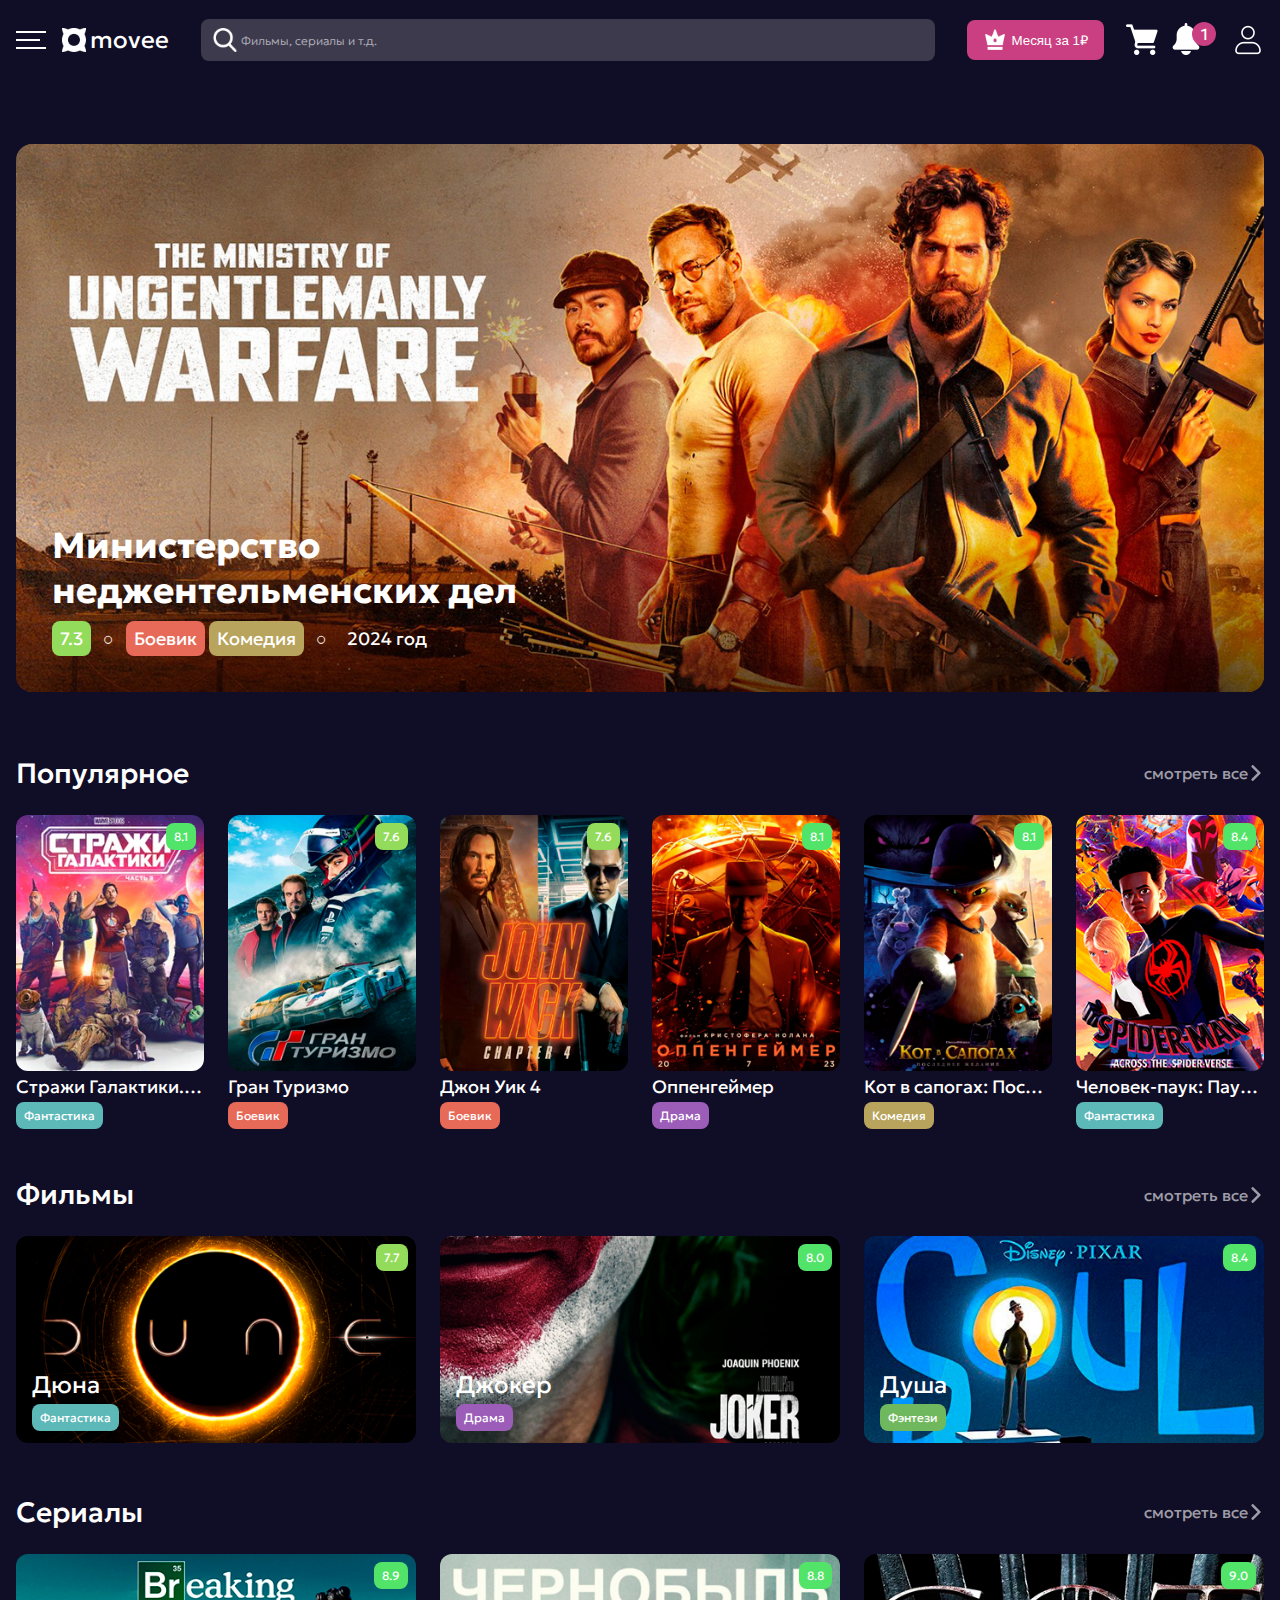
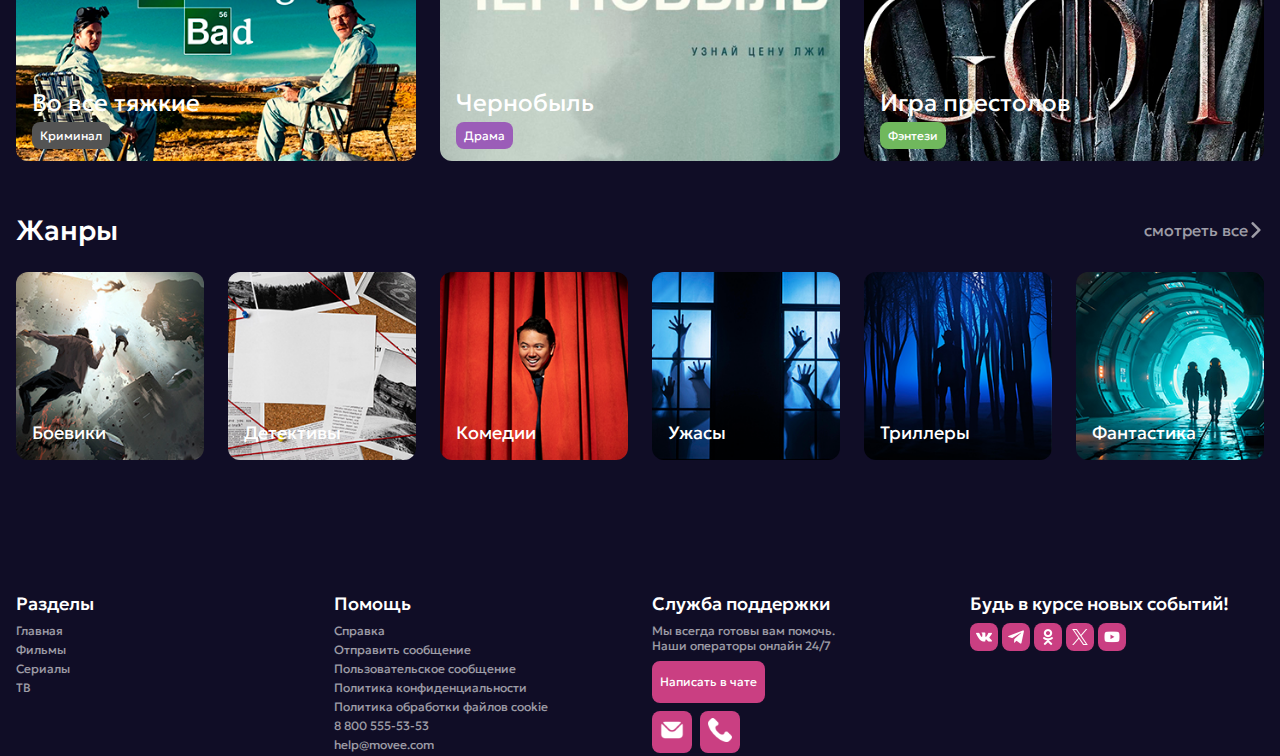
<file: index.html>
<!DOCTYPE html>
<html lang="en">

<head>
    <meta charset="UTF-8">
    <meta name="viewport" content="width=device-width, initial-scale=1.0">
    <title>Movee — Кинотеатр для всей семьи!</title>
    <link rel="stylesheet" href="style.css">
    <link rel="stylesheet" href="fonts.css">
    <link rel="icon" type="image/png" href="Icons/movee.png">
</head>

<body>
    <div id="centered-block">
        <!--Центрирование основного контента сайта-->
        <header>
            <nav id="header-menu">
                <div class="nav-left-side">
                    <div class="burger">
                        <span></span>
                    </div>

                    <div class="logo">
                        <img src="Icons/movee.png" alt="">
                        <p>movee</p>
                    </div>
                    <ul class="menu-block">
                        <li class="menu-element selected"><a href="index.html">Главная</a></li>
                        <li class="menu-element"><a href="movies.html">Фильмы</a></li>
                        <li class="menu-element"><a href="#">Сериалы</a></li>
                        <li class="menu-element"><a href="#">ТВ</a></li>
                    </ul>
                </div>
                <div class="centered-search">
                    <img src="Icons/search.png" alt="">
                    <p>Фильмы, сериалы и т.д.</p>
                </div>
                <div class="nav-right-side">
                    <div class="search">
                        <img src="Icons/search.png" alt="">
                        <p>Фильмы, сериалы и т.д.</p>
                    </div>
                    <div class="search small">
                        <img src="Icons/search.png" alt="">
                    </div>
                    <button class="button2 subsc" type="button" onclick="document.location='subscription.html'">
                        <img src="Icons/subscription.png" alt="subscription">
                        <p>Месяц за 1&#x20bd;</p>
                    </button>
                    <button class="button3 subsc" type="button" onclick="document.location='subscription.html'">
                        <img src="Icons/subscription.png" alt="subscription">
                    </button>

                    <div class="cart">
                        <button class="button5" type="button">
                            <img src="Icons/cart.png" alt="cart">
                        </button>

                        <div class="cart-popup">
                            <h3>Фильмы в корзине</h3>
                            <div id="cart">
                                <div class="movie-card">
                                    <div class="card-info">
                                        <img src="Icons/bag.png" alt="bag">
                                        <span>
                                            <p>Название фильма</p>
                                            <p>Стоимость</p>
                                        </span> 
                                    </div>
                                    <div class="card-manipulations">
                                        <button class="button3" type="button"><img src="Icons/trash-can.png" alt="remove"></button>
                                    </div>
                                </div>
                            </div>
                            <div class="cart-manipulations">
                                <p id="total-cost">Общая стоимость</p>

                                <button class="button2" type="button">Купить</button>
                            </div>
                        </div>
                    </div>
                    <div class="notifications">
                        <button class="button5" type="button">
                            <img src="Icons/notification.png" alt="notification">
                        </button>
                        <div class="popup-window">
                            <ul>
                                <li>
                                    <p>Оформите подписку и смотрите все фильмы!</p>
                                    <button class="button1" type="button" onclick="document.location='sign-in.html'">Оформить подписку</button>
                                </li>
                                <li><p>Смотрите новинки в лучшем качестве!</p></li>
                            </ul>
                            <a href="#">Смотреть все уведомления</a>
                        </div>
                    </div>

                    <div class="account">
                        <a href="sign-in.html">
                            <img src="Icons/account.png" alt="account">
                            <p>Войти</p>
                        </a>
                    </div>
                </div>
            </nav>

            <div class="burger-options">
                <nav class="sections">
                    <div class="option-column">
                        <h2><a href="index.html">Главная</a></h2>
                    </div>
                    <div class="option-column">
                        <h2><a href="movies.html">Фильмы</a></h2>
                        <ul class="collections">
                            <li><a href="#">Топ 100 отличных фильмов</a></li>
                            <li><a href="#">Топ 10 популярных комедий</a></li>
                            <li><a href="#">Новинки</a></li>
                            <li><a href="#">Скоро выйдут</a></li>
                        </ul>
                    </div>
                    <div class="option-column">
                        <h2><a href="#">Сериалы</a></h2>
                        <ul class="collections">
                            <li><a href="#">Топ 100 отличных сериалов</a></li>
                            <li><a href="#">Топ 10 популярных сериалов</a></li>
                            <li><a href="#">Новинки</a></li>
                            <li><a href="#">Скоро выйдут</a></li>
                        </ul>
                    </div>
                    <div class="option-column">
                        <h2><a href="#">ТВ</a></h2>
                        <ul class="collections">
                            <li><a href="#">Что сейчас идёт</a></li>
                            <li><a href="#">Популярные каналы</a></li>
                            <li><a href="#">Новости</a></li>
                            <li><a href="#">Реалити-шоу</a></li>
                        </ul>
                    </div>
                    <div class="option-column">
                        <h2><a href="#">Жанры</a></h2>
                        <ul class="collections">
                            <li><a href="#">Топ жанров</a></li>
                            <li><a href="#">Популярные</a></li>
                            <li><a href="#">Необычное</a></li>
                            <li><a href="#">Лучшие драмы</a></li>
                        </ul>
                    </div>
                </nav>
            </div>
        </header>
        <main>

            <div class="news-carousel">
                <div class="large-movie-item">
                    <img src="images/m-of-u-w.jpg" alt="movie-banner">
                    <a href="#">
                        <div class="bottom-elements">
                            <h2>Министерство неджентельменских дел</h2>
                            <ul class="chips-list">
                                <li class="chips-element medium good">7.3</li>
                                <li class="chips-element medium not-wrapped">&#x25CB;</li>
                                <li class="chips-element medium action">Боевик</li>
                                <li class="chips-element medium comedy">Комедия</li>
                                <li class="chips-element medium not-wrapped">&#x25CB;</li>
                                <li class="chips-element medium not-wrapped">2024 год</li>
                            </ul>
                        </div>
                    </a>
                </div>
            </div>

            <section class="movies-carousel">
                <div class="title-block">
                    <h2>Популярное</h2>
                    <a href="#">
                        <span class="all-content">
                            <p>смотреть все</p>
                            <img src="Icons/right-arrow.png" alt="see-all">
                        </span>
                    </a>
                </div>

                <div class="movies-container small">
                    <div class="movie-item small">
                        <a href="movie1.html">
                            <img src="images/movies/guardians-of-the-galaxy.jpg" alt="movie-item small">
                            <h2>Стражи Галактики. Часть 3</h2>
                            <ul class="chips-list">
                                <li class="chips-element small science-fiction">Фантастика</li>
                                <li class="chips-element small action">Боевик</li>
                            </ul>
                            <p class="chips-element small rating great">8.1</p>
                        </a>
                        <div class="movie-trailer">
                            <iframe src="https://rutube.ru/play/embed/567eb24a98a5b65583646869bad4b7bf" frameBorder="0"
                                allow="clipboard-write; autoplay" webkitAllowFullScreen mozallowfullscreen
                                allowFullScreen>
                            </iframe>
                            <div class="trailer-info">
                                <button class="button2" type="button" onclick="document.location='movie1.html'">
                                    <img src="Icons/play.png" alt="play">
                                    <p>Начать просмотр</p>                                    
                                </button>
                                <div class="trailer-func">
                                    <p>1:52 часа</p>
                                    <button class="button3 plus" type="button" data-id="id1">
                                        <img src="Icons/cart.png" alt="cart">
                                    </button>
                                    <button class="button3" type="button">
                                        <img src="Icons/bookmark.png" alt="bookmark">
                                    </button>
                                </div>

                            </div>
                        </div>
                    </div>
                    <div class="movie-item small">
                        <a href="#">
                            <img src="images/movies/gran-turismo.jpg" alt="movie-item small">
                            <h2>Гран Туризмо</h2>
                            <ul class="chips-list">
                                <li class="chips-element small action">Боевик</li>
                                <li class="chips-element small drama">Драма</li>
                            </ul>
                            <p class="chips-element small rating good">7.6</p>
                        </a>
                        <div class="movie-trailer">
                            <iframe src="https://rutube.ru/play/embed/7706cadb88a10977727f4372f7e60e7b" frameBorder="0"
                                allow="clipboard-write; autoplay" webkitAllowFullScreen mozallowfullscreen
                                allowFullScreen>
                            </iframe>
                            <div class="trailer-info">
                                <button class="button2" type="button">
                                    <img src="Icons/play.png" alt="play">
                                    <p>Начать просмотр</p>                                    
                                </button>
                                <div class="trailer-func">
                                    <p>2:14 часа</p>
                                    <button class="button3 plus" type="button" data-id="id2">
                                        <img src="Icons/cart.png" alt="cart">
                                    </button>
                                    <button class="button3" type="button">
                                        <img src="Icons/bookmark.png" alt="bookmark">
                                    </button>
                                </div>
                            </div>
                        </div>
                    </div>
                    <div class="movie-item small">
                        <a href="#">
                            <img src="images/movies/john-wick.jpg" alt="movie-item small">
                            <h2>Джон Уик 4</h2>
                            <ul class="chips-list">
                                <li class="chips-element small action">Боевик</li>
                                <li class="chips-element small thriller">Триллер</li>
                            </ul>
                            <p class="chips-element small rating good">7.6</p>
                        </a>
                        <div class="movie-trailer">
                            <iframe src="https://rutube.ru/play/embed/7108d84db528fb25b18e1b1f58d64e25" frameBorder="0"
                                allow="clipboard-write; autoplay" webkitAllowFullScreen mozallowfullscreen
                                allowFullScreen>
                            </iframe>
                            <div class="trailer-info">
                                <button class="button2" type="button">
                                    <img src="Icons/play.png" alt="play">
                                    <p>Начать просмотр</p>                                    
                                </button>
                                <div class="trailer-func">
                                    <p>2:49 часа</p>
                                    <button class="button3 plus" type="button" data-id="id3">
                                        <img src="Icons/cart.png" alt="cart">
                                    </button>
                                    <button class="button3" type="button">
                                        <img src="Icons/bookmark.png" alt="bookmark">
                                    </button>
                                </div>

                            </div>
                        </div>
                    </div>
                    <div class="movie-item small">
                        <a href="#">
                            <img src="images/movies/oppenheimer.jpg" alt="movie-item small">
                            <h2>Оппенгеймер</h2>
                            <ul class="chips-list">
                                <li class="chips-element small drama">Драма</li>
                                <li class="chips-element small history">История</li>
                            </ul>
                            <p class="chips-element small rating great">8.1</p>
                        </a>
                        <div class="movie-trailer">
                            <iframe src="https://rutube.ru/play/embed/dc9a910e6cdffad772e0b69da2a98160" frameBorder="0"
                                allow="clipboard-write; autoplay" webkitAllowFullScreen mozallowfullscreen
                                allowFullScreen>
                            </iframe>
                            <div class="trailer-info">
                                <button class="button2" type="button">
                                    <img src="Icons/play.png" alt="play">
                                    <p>Начать просмотр</p>                                    
                                </button>
                                <div class="trailer-func">
                                    <p>3 часа</p>
                                    <button class="button3 plus" type="button" data-id="id4">
                                        <img src="Icons/cart.png" alt="cart">
                                    </button>
                                    <button class="button3" type="button">
                                        <img src="Icons/bookmark.png" alt="bookmark">
                                    </button>
                                </div>

                            </div>
                        </div>
                    </div>
                    <div class="movie-item small">
                        <a href="#">
                            <img src="images/movies/puss-in-boats.jpg" alt="movie-item small">
                            <h2>Кот в сапогах: Последнее желание</h2>
                            <ul class="chips-list">
                                <li class="chips-element small comedy">Комедия</li>
                                <li class="chips-element small adventure">Приключения</li>
                            </ul>
                            <p class="chips-element small rating great">8.1</p>
                        </a>
                        <div class="movie-trailer">
                            <iframe src="https://rutube.ru/play/embed/a0637850a1ce05ef8fe904a12c5ed5ca" frameBorder="0"
                                allow="clipboard-write; autoplay" webkitAllowFullScreen mozallowfullscreen
                                allowFullScreen>
                            </iframe>
                            <div class="trailer-info">
                                <button class="button2" type="button">
                                    <img src="Icons/play.png" alt="play">
                                    <p>Начать просмотр</p>                                    
                                </button>
                                <div class="trailer-func">
                                    <p>1:42 часа</p>
                                    <button class="button3 plus" type="button" data-id="id5">
                                        <img src="Icons/cart.png" alt="cart">
                                    </button>
                                    <button class="button3" type="button">
                                        <img src="Icons/bookmark.png" alt="bookmark">
                                    </button>
                                </div>

                            </div>
                        </div>
                    </div>
                    <div class="movie-item small">
                        <a href="#">
                            <img src="images/movies/spider-man.jpg" alt="movie-item small">
                            <h2>Человек-паук: Паутина вселенных</h2>
                            <ul class="chips-list">
                                <li class="chips-element small science-fiction">Фантастика</li>
                                <li class="chips-element small action">Боевик</li>
                            </ul>
                            <p class="chips-element small rating great">8.4</p>
                        </a>
                        <div class="movie-trailer">
                            <iframe src="https://rutube.ru/play/embed/83cadfd0733031016ec9b4146e869f0b" frameBorder="0"
                                allow="clipboard-write; autoplay" webkitAllowFullScreen mozallowfullscreen
                                allowFullScreen>
                            </iframe>
                            <div class="trailer-info">
                                <button class="button2" type="button">
                                    <img src="Icons/play.png" alt="play">
                                    <p>Начать просмотр</p>                                    
                                </button>
                                <div class="trailer-func">
                                    <p>2:20 часа</p>
                                    <button class="button3 plus" type="button" data-id="id6">
                                        <img src="Icons/cart.png" alt="cart">
                                    </button>
                                    <button class="button3" type="button">
                                        <img src="Icons/bookmark.png" alt="bookmark">
                                    </button>
                                </div>

                            </div>
                        </div>
                    </div>
                </div>
            </section>
            <section class="movies-carousel">
                <div class="title-block">
                    <h2>Фильмы</h2>
                    <a href="#">
                        <span class="all-content">
                            <p>смотреть все</p>
                            <img src="Icons/right-arrow.png" alt="see-all">
                        </span>
                    </a>
                </div>

                <div class="movies-container medium">
                    <div class="movie-item">
                        <a href="#">
                            <img src="images/movies/medium/dune.jpg" alt="movie-item small">
                            <div class="on-top-elements medium">
                                <h2>Дюна</h2>
                                <ul class="chips-list">
                                    <li class="chips-element small science-fiction">Фантастика</li>
                                    <li class="chips-element small action">Боевик</li>
                                </ul>
                            </div>
                            <p class="chips-element small rating good">7.7</p>
                        </a>
                    </div>
                    <div class="movie-item">
                        <a href="#">
                            <img src="images/movies/medium/joker.jpg" alt="movie-item small">
                            <div class="on-top-elements medium">
                                <h2>Джокер</h2>
                                <ul class="chips-list">
                                    <li class="chips-element small drama">Драма</li>
                                    <li class="chips-element small criminal">Криминал</li>
                                </ul>
                            </div>
                            <p class="chips-element small rating great">8.0</p>
                        </a>
                    </div>
                    <div class="movie-item">
                        <a href="#">
                            <img src="images/movies/medium/soul.jpg" alt="movie-item small">
                            <div class="on-top-elements medium">
                                <h2>Душа</h2>
                                <ul class="chips-list">
                                    <li class="chips-element small fantasy">Фэнтези</li>
                                    <li class="chips-element small comedy">Комедия</li>
                                </ul>
                            </div>
                            <p class="chips-element small rating great">8.4</p>
                        </a>
                    </div>
                </div>
            </section>
            <section class="movies-carousel">
                <div class="title-block">
                    <h2>Сериалы</h2>
                    <a href="#">
                        <span class="all-content">
                            <p>смотреть все</p>
                            <img src="Icons/right-arrow.png" alt="see-all">
                        </span>
                    </a>
                </div>

                <div class="movies-container medium">
                    <div class="movie-item">
                        <a href="#">
                            <img src="images/serials/medium/breaking-bad.jpg" alt="movie-item small">
                            <div class="on-top-elements medium">
                                <h2>Во все тяжкие</h2>
                                <ul class="chips-list">
                                    <li class="chips-element small criminal">Криминал</li>
                                    <li class="chips-element small drama">Драма</li>
                                </ul>
                            </div>
                            <p class="chips-element small rating great">8.9</p>
                        </a>
                    </div>
                    <div class="movie-item">
                        <a href="#">
                            <img src="images/serials/medium/chernobil.jpg" alt="movie-item small">
                            <div class="on-top-elements medium">
                                <h2>Чернобыль</h2>
                                <ul class="chips-list">
                                    <li class="chips-element small drama">Драма</li>
                                    <li class="chips-element small history">История</li>
                                </ul>
                            </div>
                            <p class="chips-element small rating great">8.8</p>
                        </a>
                    </div>
                    <div class="movie-item">
                        <a href="#">
                            <img src="images/serials/medium/game-of-trones.jpg" alt="movie-item small">
                            <div class="on-top-elements medium">
                                <h2>Игра престолов</h2>
                                <ul class="chips-list">
                                    <li class="chips-element small fantasy">Фэнтези</li>
                                    <li class="chips-element small drama">Драма</li>
                                </ul>
                            </div>
                            <p class="chips-element small rating great">9.0</p>
                        </a>
                    </div>
                </div>
            </section>
            <section class="movies-carousel">
                <div class="title-block">
                    <h2>Жанры</h2>
                    <a href="#">
                        <span class="all-content">
                            <p>смотреть все</p>
                            <img src="Icons/right-arrow.png" alt="see-all">
                        </span>
                    </a>
                </div>

                <div class="movies-container tiny">
                    <div class="movie-item">
                        <a href="#">
                            <img src="images/genres/action.jpg" alt="movie-item small">
                            <div class="on-top-elements tiny">
                                <h2>Боевики</h2>
                            </div>
                        </a>
                    </div>
                    <div class="movie-item">
                        <a href="#">
                            <img src="images/genres/detective.jpg" alt="movie-item small">
                            <div class="on-top-elements tiny">
                                <h2>Детективы</h2>
                            </div>
                        </a>
                    </div>
                    <div class="movie-item">
                        <a href="#">
                            <img src="images/genres/comedy.jpg" alt="movie-item small">
                            <div class="on-top-elements tiny">
                                <h2>Комедии</h2>
                            </div>
                        </a>
                    </div>
                    <div class="movie-item">
                        <a href="#">
                            <img src="images/genres/horror.jpg" alt="movie-item small">
                            <div class="on-top-elements tiny">
                                <h2>Ужасы</h2>
                            </div>
                        </a>
                    </div>
                    <div class="movie-item">
                        <a href="#">
                            <img src="images/genres/thriller.jpg" alt="movie-item small">
                            <div class="on-top-elements tiny">
                                <h2>Триллеры</h2>
                            </div>
                        </a>
                    </div>
                    <div class="movie-item">
                        <a href="#">
                            <img src="images/genres/science-fiction.jpg" alt="movie-item small">
                            <div class="on-top-elements tiny">
                                <h2>Фантастика</h2>
                            </div>
                        </a>
                    </div>
                </div>
            </section>
        </main>
        <footer>
            <section class="sections">
                <div class="section">
                    <h3>Разделы</h3>
                    <div class="section-content">
                        <ul>
                            <li><a href="">Главная</a></li>
                            <li><a href="">Фильмы</a></li>
                            <li><a href="">Сериалы</a></li>
                            <li><a href="">ТВ</a></li>
                        </ul>
                    </div>
                </div>
                <div class="section">
                    <h3>Помощь</h3>
                    <div class="section-content">
                        <ul>
                            <li><a href="">Справка</a></li>
                            <li><a href="">Отправить сообщение</a></li>
                            <li><a href="">Пользовательское сообщение</a></li>
                            <li><a href="">Политика конфиденциальности</a></li>
                            <li><a href="">Политика обработки файлов cookie</a></li>
                            <li><a href="">8 800 555-53-53</a></li>
                            <li><a href="">help@movee.com</a></li>
                        </ul>
                    </div>
                </div>
                <div class="section">
                    <h3>Служба поддержки</h3>
                    <div class="section-content">
                        <p>Мы всегда готовы вам помочь. <br>
                            Наши операторы онлайн 24/7</p>
                        <a href="#" class="button">Написать в чате</a>
                        <div class="small-buttons">
                            <a href="#" class="button"><img src="Icons/email.png" alt="email"></a>
                            <a href="#" class="button"><img src="Icons/telephone.png" alt="email"></a>
                        </div>

                    </div>
                </div>
                <div class="section">
                    <h3>Будь в курсе новых событий!</h3>
                    <div class="section-content">
                        <div class="social-medias">
                            <button class="button3" type="button"><img src="Icons/vk.png" alt="vk"></button>
                            <button class="button3" type="button"><img src="Icons/telegram.png" alt="telegram"></button>
                            <button class="button3" type="button"><img src="Icons/ok.png" alt="ok"></button>
                            <button class="button3" type="button"><img src="Icons/x.png" alt="x"></button>
                            <button class="button3" type="button"><img src="Icons/youtube.png" alt="youtube"></button>
                        </div>
                    </div>
                </div>
            </section>
        </footer>
    </div>

    <script src="index.js"></script>

</body>

</html>
</file>
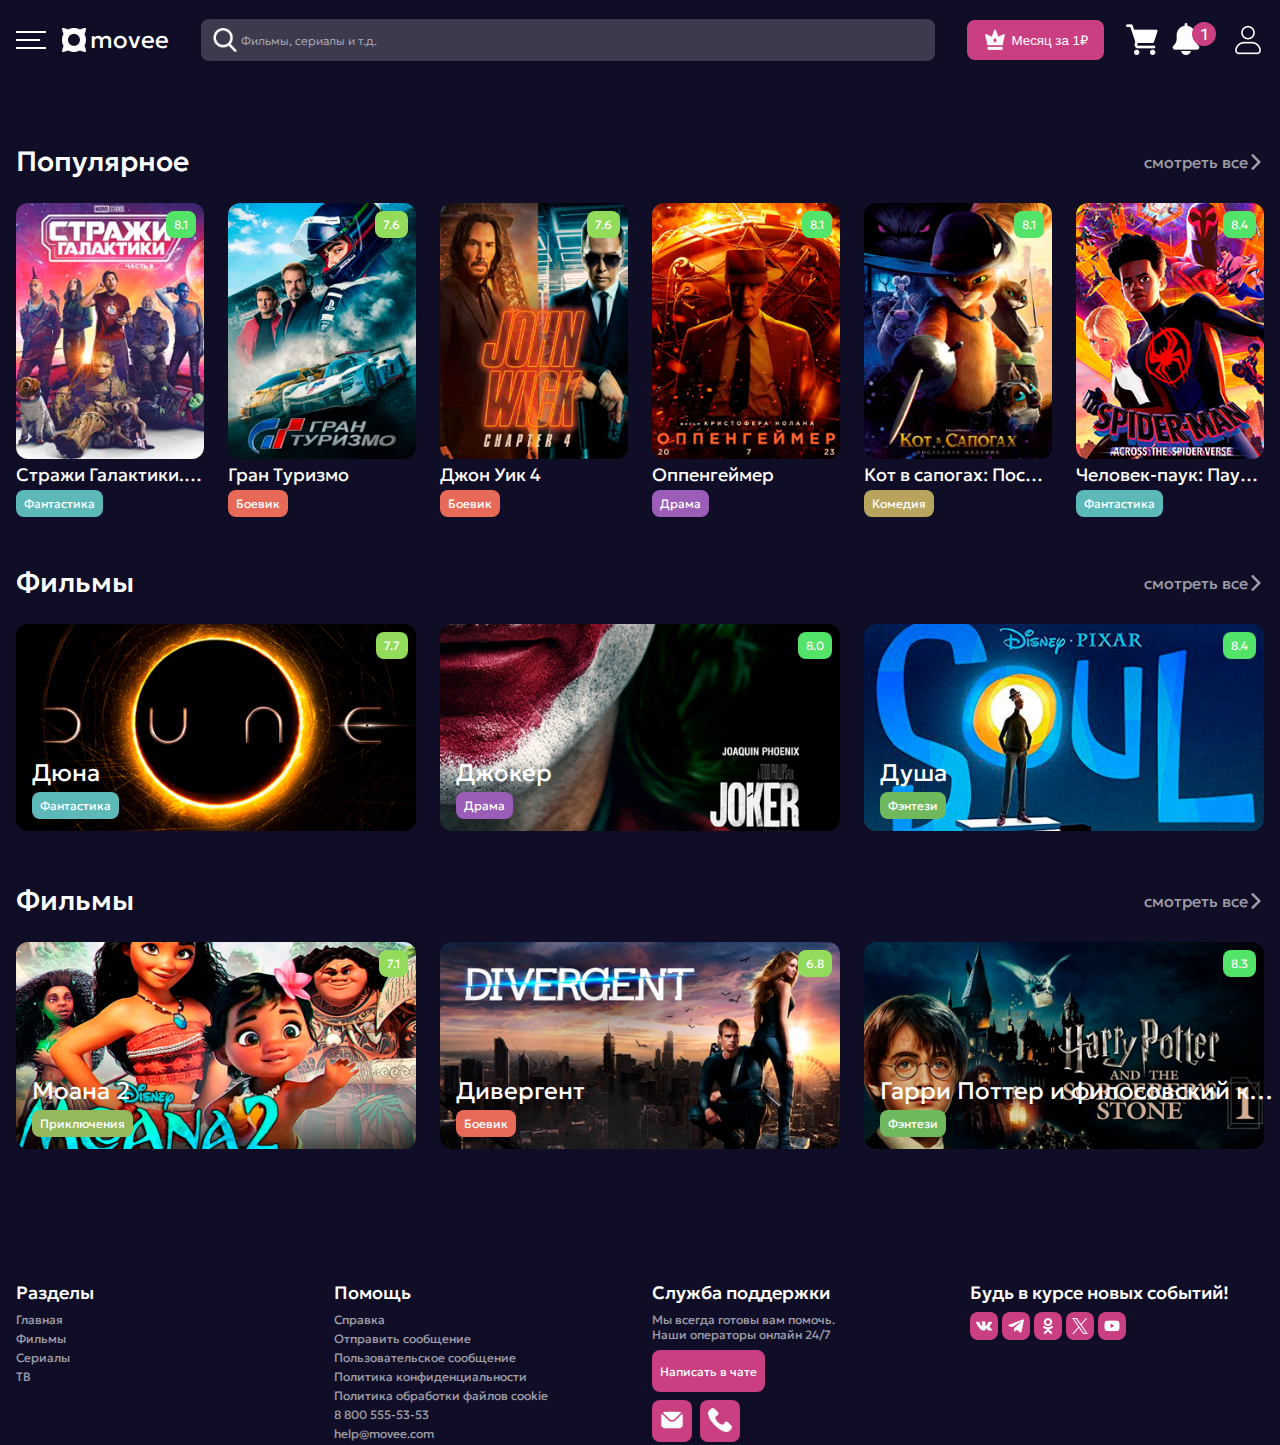
<file: movies.html>
<!DOCTYPE html>
<html lang="en">

<head>
    <meta charset="UTF-8">
    <meta name="viewport" content="width=device-width, initial-scale=1.0">
    <title>Movee — Кинотеатр для всей семьи!</title>
    <link rel="stylesheet" href="style.css">
    <link rel="stylesheet" href="fonts.css">
    <link rel="icon" type="image/png" href="Icons/movee.png">
</head>

<body>
    <div id="centered-block">
        <!--Центрирование основного контента сайта-->
        <header>
            <nav id="header-menu">
                <div class="nav-left-side">
                    <div class="burger">
                        <span></span>
                    </div>

                    <div class="logo">
                        <img src="Icons/movee.png" alt="">
                        <p>movee</p>
                    </div>
                    <ul class="menu-block">
                        <li class="menu-element"><a href="index.html">Главная</a></li>
                        <li class="menu-element selected"><a href="movies.html">Фильмы</a></li>
                        <li class="menu-element"><a href="#">Сериалы</a></li>
                        <li class="menu-element"><a href="#">ТВ</a></li>
                    </ul>
                </div>
                <div class="centered-search">
                    <img src="Icons/search.png" alt="">
                    <p>Фильмы, сериалы и т.д.</p>
                </div>
                <div class="nav-right-side">
                    <div class="search">
                        <img src="Icons/search.png" alt="">
                        <p>Фильмы, сериалы и т.д.</p>
                    </div>
                    <div class="search small">
                        <img src="Icons/search.png" alt="">
                    </div>
                    <button class="button2 subsc" type="button" onclick="document.location='subscription.html'">
                        <img src="Icons/subscription.png" alt="subscription">
                        <p>Месяц за 1&#x20bd;</p>
                    </button>
                    <button class="button3 subsc" type="button" onclick="document.location='subscription.html'">
                        <img src="Icons/subscription.png" alt="subscription">
                    </button>

                    <div class="cart">
                        <button class="button5" type="button">
                            <img src="Icons/cart.png" alt="cart">
                        </button>

                        <div class="cart-popup">
                            <h3>Фильмы в корзине</h3>
                            <div id="cart">
                                <div class="movie-card">
                                    <div class="card-info">
                                        <img src="Icons/bag.png" alt="bag">
                                        <span>
                                            <p>Название фильма</p>
                                            <p>Стоимость</p>
                                        </span> 
                                    </div>
                                    <div class="card-manipulations">
                                        <button class="button3" type="button"><img src="Icons/trash-can.png" alt="remove"></button>
                                    </div>
                                </div>
                            </div>
                            <div class="cart-manipulations">
                                <p id="total-cost">Общая стоимость</p>

                                <button class="button2" type="button">Купить</button>
                            </div>
                        </div>
                    </div>
                    <div class="notifications">
                        <button class="button5" type="button">
                            <img src="Icons/notification.png" alt="notification">
                        </button>
                        <div class="popup-window">
                            <ul>
                                <li>
                                    <p>Оформите подписку и смотрите все фильмы!</p>
                                    <button class="button1" type="button" onclick="document.location='sign-in.html'">Оформить подписку</button>
                                </li>
                                <li><p>Смотрите новинки в лучшем качестве!</p></li>
                            </ul>
                            <a href="#">Смотреть все уведомления</a>
                        </div>
                    </div>

                    <div class="account">
                        <a href="sign-in.html">
                            <img src="Icons/account.png" alt="account">
                            <p>Войти</p>
                        </a>
                    </div>
                </div>
            </nav>

            <div class="burger-options">
                <nav class="sections">
                    <div class="option-column">
                        <h2><a href="index.html">Главная</a></h2>
                    </div>
                    <div class="option-column">
                        <h2><a href="movies.html">Фильмы</a></h2>
                        <ul class="collections">
                            <li><a href="#">Топ 100 отличных фильмов</a></li>
                            <li><a href="#">Топ 10 популярных комедий</a></li>
                            <li><a href="#">Новинки</a></li>
                            <li><a href="#">Скоро выйдут</a></li>
                        </ul>
                    </div>
                    <div class="option-column">
                        <h2><a href="#">Сериалы</a></h2>
                        <ul class="collections">
                            <li><a href="#">Топ 100 отличных сериалов</a></li>
                            <li><a href="#">Топ 10 популярных сериалов</a></li>
                            <li><a href="#">Новинки</a></li>
                            <li><a href="#">Скоро выйдут</a></li>
                        </ul>
                    </div>
                    <div class="option-column">
                        <h2><a href="#">ТВ</a></h2>
                        <ul class="collections">
                            <li><a href="#">Что сейчас идёт</a></li>
                            <li><a href="#">Популярные каналы</a></li>
                            <li><a href="#">Новости</a></li>
                            <li><a href="#">Реалити-шоу</a></li>
                        </ul>
                    </div>
                    <div class="option-column">
                        <h2><a href="#">Жанры</a></h2>
                        <ul class="collections">
                            <li><a href="#">Топ жанров</a></li>
                            <li><a href="#">Популярные</a></li>
                            <li><a href="#">Необычное</a></li>
                            <li><a href="#">Лучшие драмы</a></li>
                        </ul>
                    </div>
                </nav>
            </div>
        </header>
        <main>
            <section class="movies-carousel">
                <div class="title-block">
                    <h2>Популярное</h2>
                    <a href="#">
                        <span class="all-content">
                            <p>смотреть все</p>
                            <img src="Icons/right-arrow.png" alt="see-all">
                        </span>
                    </a>
                </div>

                <div class="movies-container small">
                    <div class="movie-item small">
                        <a href="#">
                            <img src="images/movies/guardians-of-the-galaxy.jpg" alt="movie-item small">
                            <h2>Стражи Галактики. Часть 3</h2>
                            <ul class="chips-list">
                                <li class="chips-element small science-fiction">Фантастика</li>
                                <li class="chips-element small action">Боевик</li>
                            </ul>
                            <p class="chips-element small rating great">8.1</p>
                        </a>
                        <div class="movie-trailer">
                            <iframe src="https://rutube.ru/play/embed/567eb24a98a5b65583646869bad4b7bf" frameBorder="0"
                                allow="clipboard-write; autoplay" webkitAllowFullScreen mozallowfullscreen
                                allowFullScreen>
                            </iframe>
                            <div class="trailer-info">
                                <button class="button2" type="button">
                                    <img src="Icons/play.png" alt="play">
                                    <p>Начать просмотр</p>                                    
                                </button>
                                <div class="trailer-func">
                                    <p>1:52 часа</p>
                                    <button class="button3 plus" type="button" data-id="id1">
                                        <img src="Icons/cart.png" alt="cart">
                                    </button>
                                    <button class="button3" type="button">
                                        <img src="Icons/bookmark.png" alt="bookmark">
                                    </button>
                                </div>

                            </div>
                        </div>
                    </div>
                    <div class="movie-item small">
                        <a href="#">
                            <img src="images/movies/gran-turismo.jpg" alt="movie-item small">
                            <h2>Гран Туризмо</h2>
                            <ul class="chips-list">
                                <li class="chips-element small action">Боевик</li>
                                <li class="chips-element small drama">Драма</li>
                            </ul>
                            <p class="chips-element small rating good">7.6</p>
                        </a>
                        <div class="movie-trailer">
                            <iframe src="https://rutube.ru/play/embed/7706cadb88a10977727f4372f7e60e7b" frameBorder="0"
                                allow="clipboard-write; autoplay" webkitAllowFullScreen mozallowfullscreen
                                allowFullScreen>
                            </iframe>
                            <div class="trailer-info">
                                <button class="button2" type="button">
                                    <img src="Icons/play.png" alt="play">
                                    <p>Начать просмотр</p>                                    
                                </button>
                                <div class="trailer-func">
                                    <p>2:14 часа</p>
                                    <button class="button3 plus" type="button" data-id="id2">
                                        <img src="Icons/cart.png" alt="cart">
                                    </button>
                                    <button class="button3" type="button">
                                        <img src="Icons/bookmark.png" alt="bookmark">
                                    </button>
                                </div>
                            </div>
                        </div>
                    </div>
                    <div class="movie-item small">
                        <a href="#">
                            <img src="images/movies/john-wick.jpg" alt="movie-item small">
                            <h2>Джон Уик 4</h2>
                            <ul class="chips-list">
                                <li class="chips-element small action">Боевик</li>
                                <li class="chips-element small thriller">Триллер</li>
                            </ul>
                            <p class="chips-element small rating good">7.6</p>
                        </a>
                        <div class="movie-trailer">
                            <iframe src="https://rutube.ru/play/embed/7108d84db528fb25b18e1b1f58d64e25" frameBorder="0"
                                allow="clipboard-write; autoplay" webkitAllowFullScreen mozallowfullscreen
                                allowFullScreen>
                            </iframe>
                            <div class="trailer-info">
                                <button class="button2" type="button">
                                    <img src="Icons/play.png" alt="play">
                                    <p>Начать просмотр</p>                                    
                                </button>
                                <div class="trailer-func">
                                    <p>2:49 часа</p>
                                    <button class="button3 plus" type="button" data-id="id3">
                                        <img src="Icons/cart.png" alt="cart">
                                    </button>
                                    <button class="button3" type="button">
                                        <img src="Icons/bookmark.png" alt="bookmark">
                                    </button>
                                </div>

                            </div>
                        </div>
                    </div>
                    <div class="movie-item small">
                        <a href="#">
                            <img src="images/movies/oppenheimer.jpg" alt="movie-item small">
                            <h2>Оппенгеймер</h2>
                            <ul class="chips-list">
                                <li class="chips-element small drama">Драма</li>
                                <li class="chips-element small history">История</li>
                            </ul>
                            <p class="chips-element small rating great">8.1</p>
                        </a>
                        <div class="movie-trailer">
                            <iframe src="https://rutube.ru/play/embed/dc9a910e6cdffad772e0b69da2a98160" frameBorder="0"
                                allow="clipboard-write; autoplay" webkitAllowFullScreen mozallowfullscreen
                                allowFullScreen>
                            </iframe>
                            <div class="trailer-info">
                                <button class="button2" type="button">
                                    <img src="Icons/play.png" alt="play">
                                    <p>Начать просмотр</p>                                    
                                </button>
                                <div class="trailer-func">
                                    <p>3 часа</p>
                                    <button class="button3 plus" type="button" data-id="id4">
                                        <img src="Icons/cart.png" alt="cart">
                                    </button>
                                    <button class="button3" type="button">
                                        <img src="Icons/bookmark.png" alt="bookmark">
                                    </button>
                                </div>

                            </div>
                        </div>
                    </div>
                    <div class="movie-item small">
                        <a href="#">
                            <img src="images/movies/puss-in-boats.jpg" alt="movie-item small">
                            <h2>Кот в сапогах: Последнее желание</h2>
                            <ul class="chips-list">
                                <li class="chips-element small comedy">Комедия</li>
                                <li class="chips-element small adventure">Приключения</li>
                            </ul>
                            <p class="chips-element small rating great">8.1</p>
                        </a>
                        <div class="movie-trailer">
                            <iframe src="https://rutube.ru/play/embed/a0637850a1ce05ef8fe904a12c5ed5ca" frameBorder="0"
                                allow="clipboard-write; autoplay" webkitAllowFullScreen mozallowfullscreen
                                allowFullScreen>
                            </iframe>
                            <div class="trailer-info">
                                <button class="button2" type="button">
                                    <img src="Icons/play.png" alt="play">
                                    <p>Начать просмотр</p>                                    
                                </button>
                                <div class="trailer-func">
                                    <p>1:42 часа</p>
                                    <button class="button3 plus" type="button" data-id="id5">
                                        <img src="Icons/cart.png" alt="cart">
                                    </button>
                                    <button class="button3" type="button">
                                        <img src="Icons/bookmark.png" alt="bookmark">
                                    </button>
                                </div>

                            </div>
                        </div>
                    </div>
                    <div class="movie-item small">
                        <a href="#">
                            <img src="images/movies/spider-man.jpg" alt="movie-item small">
                            <h2>Человек-паук: Паутина вселенных</h2>
                            <ul class="chips-list">
                                <li class="chips-element small science-fiction">Фантастика</li>
                                <li class="chips-element small action">Боевик</li>
                            </ul>
                            <p class="chips-element small rating great">8.4</p>
                        </a>
                        <div class="movie-trailer">
                            <iframe src="https://rutube.ru/play/embed/83cadfd0733031016ec9b4146e869f0b" frameBorder="0"
                                allow="clipboard-write; autoplay" webkitAllowFullScreen mozallowfullscreen
                                allowFullScreen>
                            </iframe>
                            <div class="trailer-info">
                                <button class="button2" type="button">
                                    <img src="Icons/play.png" alt="play">
                                    <p>Начать просмотр</p>                                    
                                </button>
                                <div class="trailer-func">
                                    <p>2:20 часа</p>
                                    <button class="button3 plus" type="button" data-id="id6">
                                        <img src="Icons/cart.png" alt="cart">
                                    </button>
                                    <button class="button3" type="button">
                                        <img src="Icons/bookmark.png" alt="bookmark">
                                    </button>
                                </div>

                            </div>
                        </div>
                    </div>
                </div>
            </section>
            <section class="movies-carousel">
                <div class="title-block">
                    <h2>Фильмы</h2>
                    <a href="#">
                        <span class="all-content">
                            <p>смотреть все</p>
                            <img src="Icons/right-arrow.png" alt="see-all">
                        </span>
                    </a>
                </div>
                <div class="movies-container medium">
                    <div class="movie-item">
                        <a href="#">
                            <img src="images/movies/medium/dune.jpg" alt="movie-item small">
                            <div class="on-top-elements medium">
                                <h2>Дюна</h2>
                                <ul class="chips-list">
                                    <li class="chips-element small science-fiction">Фантастика</li>
                                    <li class="chips-element small action">Боевик</li>
                                </ul>
                            </div>
                            <p class="chips-element small rating good">7.7</p>
                        </a>
                    </div>
                    <div class="movie-item">
                        <a href="#">
                            <img src="images/movies/medium/joker.jpg" alt="movie-item small">
                            <div class="on-top-elements medium">
                                <h2>Джокер</h2>
                                <ul class="chips-list">
                                    <li class="chips-element small drama">Драма</li>
                                    <li class="chips-element small criminal">Криминал</li>
                                </ul>
                            </div>
                            <p class="chips-element small rating great">8.0</p>
                        </a>
                    </div>
                    <div class="movie-item">
                        <a href="#">
                            <img src="images/movies/medium/soul.jpg" alt="movie-item small">
                            <div class="on-top-elements medium">
                                <h2>Душа</h2>
                                <ul class="chips-list">
                                    <li class="chips-element small fantasy">Фэнтези</li>
                                    <li class="chips-element small comedy">Комедия</li>
                                </ul>
                            </div>
                            <p class="chips-element small rating great">8.4</p>
                        </a>
                    </div>
                </div>
            </section>
            <section class="movies-carousel">
                <div class="title-block">
                    <h2>Фильмы</h2>
                    <a href="#">
                        <span class="all-content">
                            <p>смотреть все</p>
                            <img src="Icons/right-arrow.png" alt="see-all">
                        </span>
                    </a>
                </div>
                <div class="movies-container medium">
                    <div class="movie-item">
                        <a href="#">
                            <img src="images/movies/medium/moana.png" alt="movie-item small">
                            <div class="on-top-elements medium">
                                <h2>Моана 2</h2>
                                <ul class="chips-list">
                                    <li class="chips-element small adventure">Приключения</li>
                                    <li class="chips-element small fantasy">Фэнтези</li>
                                </ul>
                            </div>
                            <p class="chips-element small rating good">7.1</p>
                        </a>
                    </div>
                    <div class="movie-item">
                        <a href="#">
                            <img src="images/movies/medium/divergent.png" alt="movie-item small">
                            <div class="on-top-elements medium">
                                <h2>Дивергент</h2>
                                <ul class="chips-list">
                                    <li class="chips-element small action">Боевик</li>
                                    <li class="chips-element small drama">Драма</li>
                                </ul>
                            </div>
                            <p class="chips-element small rating good">6.8</p>
                        </a>
                    </div>
                    <div class="movie-item">
                        <a href="#">
                            <img src="images/movies/medium/hp.png" alt="movie-item small">
                            <div class="on-top-elements medium">
                                <h2>Гарри Поттер и филосовский камень</h2>
                                <ul class="chips-list">
                                    <li class="chips-element small fantasy">Фэнтези</li>
                                    <li class="chips-element small adventure">Приключения</li>
                                </ul>
                            </div>
                            <p class="chips-element small rating great">8.3</p>
                        </a>
                    </div>
                </div>
            </section>
        </main>
        <footer>
            <section class="sections">
                <div class="section">
                    <h3>Разделы</h3>
                    <div class="section-content">
                        <ul>
                            <li><a href="">Главная</a></li>
                            <li><a href="">Фильмы</a></li>
                            <li><a href="">Сериалы</a></li>
                            <li><a href="">ТВ</a></li>
                        </ul>
                    </div>
                </div>
                <div class="section">
                    <h3>Помощь</h3>
                    <div class="section-content">
                        <ul>
                            <li><a href="">Справка</a></li>
                            <li><a href="">Отправить сообщение</a></li>
                            <li><a href="">Пользовательское сообщение</a></li>
                            <li><a href="">Политика конфиденциальности</a></li>
                            <li><a href="">Политика обработки файлов cookie</a></li>
                            <li><a href="">8 800 555-53-53</a></li>
                            <li><a href="">help@movee.com</a></li>
                        </ul>
                    </div>
                </div>
                <div class="section">
                    <h3>Служба поддержки</h3>
                    <div class="section-content">
                        <p>Мы всегда готовы вам помочь. <br>
                            Наши операторы онлайн 24/7</p>
                        <a href="#" class="button">Написать в чате</a>
                        <div class="small-buttons">
                            <a href="#" class="button"><img src="Icons/email.png" alt="email"></a>
                            <a href="#" class="button"><img src="Icons/telephone.png" alt="email"></a>
                        </div>

                    </div>
                </div>
                <div class="section">
                    <h3>Будь в курсе новых событий!</h3>
                    <div class="section-content">
                        <div class="social-medias">
                            <button class="button3" type="button"><img src="Icons/vk.png" alt="vk"></button>
                            <button class="button3" type="button"><img src="Icons/telegram.png" alt="telegram"></button>
                            <button class="button3" type="button"><img src="Icons/ok.png" alt="ok"></button>
                            <button class="button3" type="button"><img src="Icons/x.png" alt="x"></button>
                            <button class="button3" type="button"><img src="Icons/youtube.png" alt="youtube"></button>
                        </div>
                    </div>
                </div>
            </section>
        </footer>
    </div>

    <script src="index.js"></script>

</body>

</html>
</file>
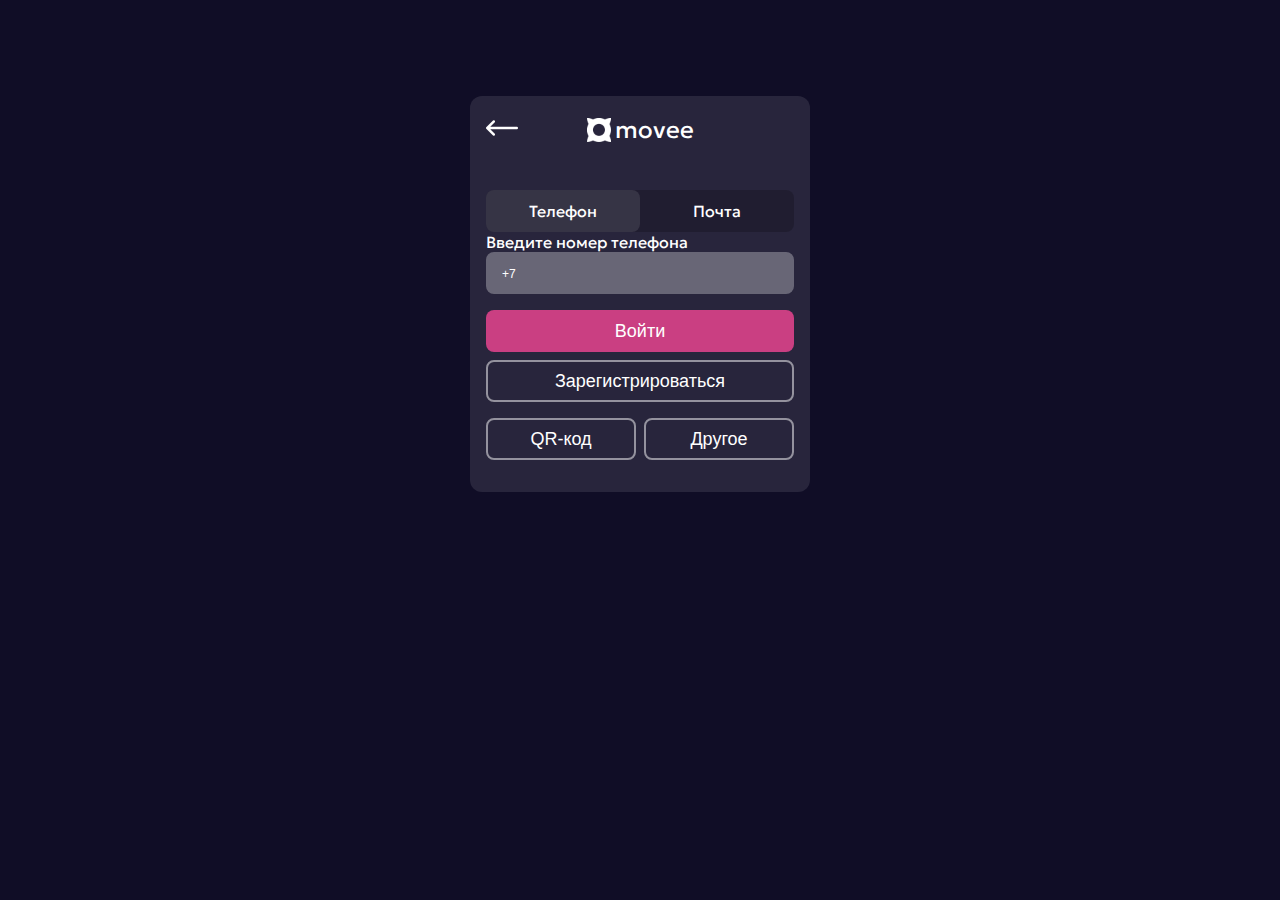
<file: sign-in.html>
<!DOCTYPE html>
<html lang="en">
<head>
    <meta charset="UTF-8">
    <meta name="viewport" content="width=device-width, initial-scale=1.0">
    <title>Войдите в аккаунт</title>
    <link rel="stylesheet" href="style.css">
    <link rel="stylesheet" href="fonts.css">
</head>
<body>
    <div id="centered-block">
        <main>
            <div class="user-form">
                <div class="header-menu">
                    <a class="button-icon" href="index.html"><img src="Icons/back-arrow.png" alt="back"></a>
                    <div class="logo sign">
                        <img src="Icons/movee.png" alt="">
                        <p>movee</p>
                    </div>
                </div>
                
                <form action="" method="post" autocomplete="on">
                    <div class="sign-in-methods">
                        <input class="custom-radio" type="radio" name="sign-in-type" id="telephone" value="telephone" checked>
                        <label for="telephone">Телефон</label>
                        <input class="custom-radio" type="radio" name="sign-in-type" id="email" value="email">
                        <label for="email">Почта</label>
                    </div>
    
                    <p>Введите номер телефона</p>
                    <div class="user-sign-in-field"><label><input type="tel" placeholder="+7"></label></div>
                    <div class="main-buttons">
                        <button class="button-form full-width" type="submit" name="enter">Войти</button>
                        <button class="button-form bordered" type="button" onclick="askRegistration()" onclick="document.location='sign-up.html'">Зарегистрироваться</button>
                    </div>
                    <div class="alternative-buttons">
                        <button class="button-form bordered" type="submit" name="enter">QR-код</button>
                        <button class="button-form bordered" onclick="askLogin()" type="button">Другое</button>
                    </div>
                    
                </form>
            </div>
            
        </main>
    </div>

    <script src="user.js"></script>
</body>
</html>
</file>
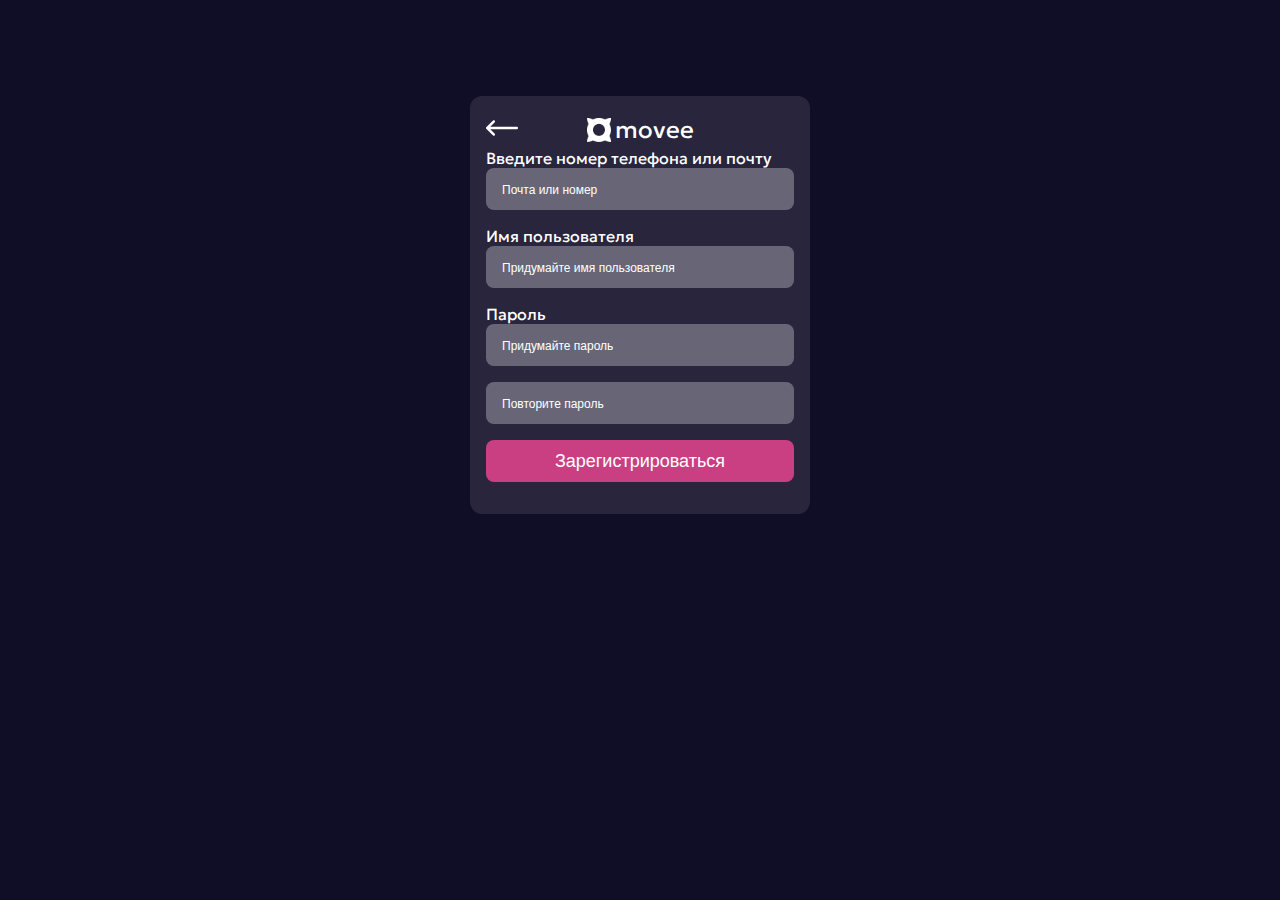
<file: sign-up.html>
<!DOCTYPE html>
<html lang="en">
<head>
    <meta charset="UTF-8">
    <meta name="viewport" content="width=device-width, initial-scale=1.0">
    <title>Создание аккаунта</title>
    <link rel="stylesheet" href="style.css">
    <link rel="stylesheet" href="captcha.css">
    <link rel="stylesheet" href="fonts.css">
    <link rel="stylesheet" href="https://cdnjs.cloudflare.com/ajax/libs/font-awesome/6.2.1/css/all.min.css" />
    <link rel="icon" type="image/png" href="Icons/movee.png">
</head>
<body>
    <div id="centered-block">
        <main>
            <section class="user-form">
                <div class="header-menu">
                    <a class="button-icon" href="sign-in.html"><img src="Icons/back-arrow.png" alt="back"></a>
                    <div class="logo sign">
                        <img src="Icons/movee.png" alt="">
                        <p>movee</p>
                    </div>
                </div>
                
                <form method="post" autocomplete="on">    
                    <p>Введите номер телефона или почту</p>
                    <div class="user-sign-in-field"><label><input type="text" placeholder="Почта или номер"></label></div>
                    <p>Имя пользователя</p>
                    <div class="user-sign-in-field"><label><input type="text" placeholder="Придумайте имя пользователя"></label></div>
                    <p>Пароль</p>
                    <div class="user-sign-in-field"><label><input type="password" placeholder="Придумайте пароль"></label></div>
                    <div class="user-sign-in-field"><label><input type="password" placeholder="Повторите пароль"></label></div>
                    <button class="button-form" id="open-popup" type="button" name="enter">Зарегистрироваться</button>
                    
                </form>
                <div class="captcha-block" id="popup">
                    <div class="input_field captch_box">
                        <input type="text" value="" disabled />
                        <button class="refresh_button">
                          <i class="fa-solid fa-rotate-right"></i>
                        </button>
                      </div>
                      <div class="input_field captch_input">
                        <input type="text" placeholder="Enter captcha" />
                      </div>
                      <div class="message">Entered captcha is correct</div>
                      <button class="input_field button disabled">Проверить</button>
                </div>
            </section>
            
        </main>
    </div>

    <script src="sign-up.js"></script>
    <script src="captcha.js"></script>
</body>
</html>
</file>
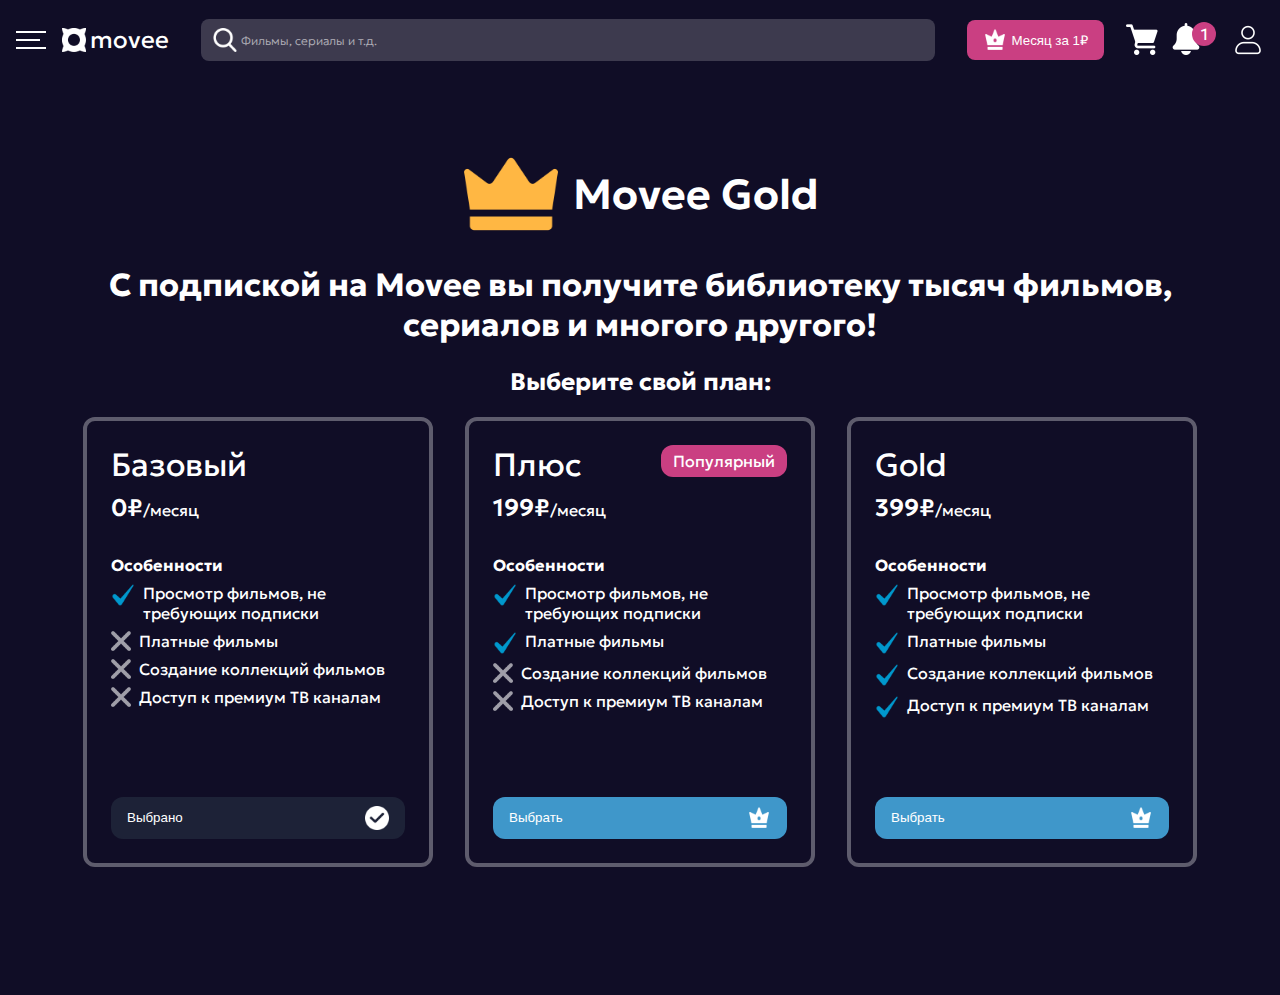
<file: subscription.html>
<!DOCTYPE html>
<html lang="en">
<head>
    <meta charset="UTF-8">
    <meta name="viewport" content="width=device-width, initial-scale=1.0">
    <title>Пробный период 14 дней!</title>
    <link rel="stylesheet" href="style.css">
    <link rel="stylesheet" href="subscription.css">
    <link rel="stylesheet" href="fonts.css">
    <link rel="icon" type="image/png" href="Icons/movee.png">
</head>
<body>
    <div id="centered-block">
        <header>
            <nav id="header-menu">
                <div class="nav-left-side">
                    <div class="burger">
                        <span></span>
                    </div>

                    <div class="logo">
                        <img src="Icons/movee.png" alt="">
                        <p>movee</p>
                    </div>
                    <ul class="menu-block">
                        <li class="menu-element selected"><a href="index.html">Главная</a></li>
                        <li class="menu-element"><a href="movies.html">Фильмы</a></li>
                        <li class="menu-element"><a href="#">Сериалы</a></li>
                        <li class="menu-element"><a href="#">ТВ</a></li>
                    </ul>
                </div>
                <div class="centered-search">
                    <img src="Icons/search.png" alt="">
                    <p>Фильмы, сериалы и т.д.</p>
                </div>
                <div class="nav-right-side">
                    <div class="search">
                        <img src="Icons/search.png" alt="">
                        <p>Фильмы, сериалы и т.д.</p>
                    </div>
                    <div class="search small">
                        <img src="Icons/search.png" alt="">
                    </div>
                    <button class="button2 subsc" type="button" onclick="document.location='subscription.html'">
                        <img src="Icons/subscription.png" alt="subscription">
                        <p>Месяц за 1&#x20bd;</p>
                    </button>
                    <button class="button3 subsc" type="button" onclick="document.location='subscription.html'">
                        <img src="Icons/subscription.png" alt="subscription">
                    </button>

                    <div class="cart">
                        <button class="button5" type="button">
                            <img src="Icons/cart.png" alt="cart">
                        </button>

                        <div class="cart-popup">
                            <h3>Фильмы в корзине</h3>
                            <div id="cart">
                                <div class="movie-card">
                                    <div class="card-info">
                                        <img src="Icons/bag.png" alt="bag">
                                        <span>
                                            <p>Название фильма</p>
                                            <p>Стоимость</p>
                                        </span> 
                                    </div>
                                    <div class="card-manipulations">
                                        <button class="button3" type="button"><img src="Icons/trash-can.png" alt="remove"></button>
                                    </div>
                                </div>
                            </div>
                            <div class="cart-manipulations">
                                <p id="total-cost">Общая стоимость</p>

                                <button class="button2" type="button">Купить</button>
                            </div>
                        </div>
                    </div>
                    <div class="notifications">
                        <button class="button5" type="button">
                            <img src="Icons/notification.png" alt="notification">
                        </button>
                        <div class="popup-window">
                            <ul>
                                <li>
                                    <p>Оформите подписку и смотрите все фильмы!</p>
                                    <button class="button1" type="button" onclick="document.location='sign-in.html'">Оформить подписку</button>
                                </li>
                                <li><p>Смотрите новинки в лучшем качестве!</p></li>
                            </ul>
                            <a href="#">Смотреть все уведомления</a>
                        </div>
                    </div>

                    <div class="account">
                        <a href="sign-in.html">
                            <img src="Icons/account.png" alt="account">
                            <p>Войти</p>
                        </a>
                    </div>
                </div>
            </nav>

            <div class="burger-options">
                <nav class="sections">
                    <div class="option-column">
                        <h2><a href="index.html">Главная</a></h2>
                    </div>
                    <div class="option-column">
                        <h2><a href="movies.html">Фильмы</a></h2>
                        <ul class="collections">
                            <li><a href="#">Топ 100 отличных фильмов</a></li>
                            <li><a href="#">Топ 10 популярных комедий</a></li>
                            <li><a href="#">Новинки</a></li>
                            <li><a href="#">Скоро выйдут</a></li>
                        </ul>
                    </div>
                    <div class="option-column">
                        <h2><a href="#">Сериалы</a></h2>
                        <ul class="collections">
                            <li><a href="#">Топ 100 отличных сериалов</a></li>
                            <li><a href="#">Топ 10 популярных сериалов</a></li>
                            <li><a href="#">Новинки</a></li>
                            <li><a href="#">Скоро выйдут</a></li>
                        </ul>
                    </div>
                    <div class="option-column">
                        <h2><a href="#">ТВ</a></h2>
                        <ul class="collections">
                            <li><a href="#">Что сейчас идёт</a></li>
                            <li><a href="#">Популярные каналы</a></li>
                            <li><a href="#">Новости</a></li>
                            <li><a href="#">Реалити-шоу</a></li>
                        </ul>
                    </div>
                    <div class="option-column">
                        <h2><a href="#">Жанры</a></h2>
                        <ul class="collections">
                            <li><a href="#">Топ жанров</a></li>
                            <li><a href="#">Популярные</a></li>
                            <li><a href="#">Необычное</a></li>
                            <li><a href="#">Лучшие драмы</a></li>
                        </ul>
                    </div>
                </nav>
            </div>
        </header>
        <main>
            <div class="subsc-title-block">
                <div class="premium">
                    <img src="Icons/crown.png" alt="crown">
                    <p>Movee Gold</p>
                </div>
                <h1>С подпиской на Movee вы получите библиотеку тысяч фильмов,<br>сериалов и многого другого!</h1>
                <h2>Выберите свой план:</h2>
            </div>
    
            <div class="plans">
                <div class="plan-card">
                    <div class="top-items">
                        <div class="card-title">
                            <h3>Базовый</h3>
                            <span><p>0&#x20bd;</p><p>/месяц</p></span>
                        </div>
                        <div class="subsc-features">
                            <h4>Особенности</h4>
                            <ul>
                                <li>
                                    <img src="Icons/check.png" alt="check">
                                    <p>Просмотр фильмов, не требующих подписки</p>
                                </li>
                                <li>
                                    <img src="Icons/cross.png" class="cross" alt="cross">
                                    <p>Платные фильмы</p>
                                </li>
                                <li>
                                    <img src="Icons/cross.png" class="cross" alt="cross">
                                    <p>Создание коллекций фильмов</p>
                                </li>
                                <li>
                                    <img src="Icons/cross.png" class="cross" alt="cross">
                                    <p>Доступ к премиум ТВ каналам</p>
                                </li>
                            </ul>
                        </div>
                    </div>
                    <button class="button4 choosen" type="button">
                        <p>Выбрано</p>
                        <img src="Icons/checked.png" alt="checked">
                    </button>
                </div>
                <div class="plan-card">
                    <div class="top-items">
                        <div class="plan-title">
                            <div class="card-title">
                                <h3>Плюс</h3>
                                <span><p>199&#x20bd;</p><p>/месяц</p></span>
                            </div>
                            <div class="popular-plan">
                                <p>Популярный</p>
                            </div>
                        </div>
                        
                        <div class="subsc-features">
                            <h4>Особенности</h4>
                            <ul>
                                <li>
                                    <img src="Icons/check.png" alt="check">
                                    <p>Просмотр фильмов, не требующих подписки</p>
                                </li>
                                <li>
                                    <img src="Icons/check.png" alt="check">
                                    <p>Платные фильмы</p>
                                </li>
                                <li>
                                    <img src="Icons/cross.png" class="cross" alt="cross">
                                    <p>Создание коллекций фильмов</p>
                                </li>
                                <li>
                                    <img src="Icons/cross.png" class="cross" alt="cross">
                                    <p>Доступ к премиум ТВ каналам</p>
                                </li>
                            </ul>
                        </div>
                    </div>
                    <button class="button4" type="button">
                        <p>Выбрать</p>
                        <img src="Icons/subscription.png" alt="subscription">
                    </button>
                </div>
                <div class="plan-card">
                    <div class="top-items">
                        <div class="card-title">
                            <h3>Gold</h3>
                            <span><p>399&#x20bd;</p><p>/месяц</p></span>
                        </div>
                        <div class="subsc-features">
                            <h4>Особенности</h4>
                            <ul>
                                <li>
                                    <img src="Icons/check.png" alt="check">
                                    <p>Просмотр фильмов, не требующих подписки</p>
                                </li>
                                <li>
                                    <img src="Icons/check.png" alt="check">
                                    <p>Платные фильмы</p>
                                </li>
                                <li>
                                    <img src="Icons/check.png" alt="check">
                                    <p>Создание коллекций фильмов</p>
                                </li>
                                <li>
                                    <img src="Icons/check.png" alt="check">
                                    <p>Доступ к премиум ТВ каналам</p>
                                </li>
                            </ul>
                        </div>
                    </div>
                    <button class="button4" type="button">
                        <p>Выбрать</p>
                        <img src="Icons/subscription.png" alt="subscription">
                    </button>
                </div>
            </div>
        </main>
    </div>

    <script src="index.js"></script>
</body>
</html>
</file>
<file: style.css>
@import url("fonts.css");

body {
    margin: 0;

    background-color: #100D26;
    color: #fff;
    font-family: "Geologica", sans-serif;
}

#centered-block {
    width: 1440px;
    margin: 0 auto;
}

main {
    margin-bottom: 128px;
}


/* --------- Шапка сайта --------- */

header {
    height: 80px;
    width: 100%;
    margin-bottom: 64px;
}

#header-menu {
    width: 100%;
    height: inherit;
    display: flex;
    justify-content: space-between;
}

.nav-left-side {
    display: flex;
    align-items: center;
}

.burger {
    display: none;
    position: relative;
    cursor: pointer;

    margin-right: 16px;
    z-index: 50;
    align-items: center;
    justify-content: flex-start;
    width: 30px;
    height: 18px;
}

.burger span {
    height: 2px;
    width: 80%;
    transform: scale(1);
    background-color: #fff;
}

.burger::before, .burger::after {
    content: '';
    position: absolute;
    height: 2px;
    width: 100%;
    background-color: #fff;
    transition: all 0.3s ease 0s;
}

.burger::before {
    top: 0;
}

.burger::after {
    bottom: 0;
}

.burger.active span {
    transform: scale(0);
}

.burger.active::before {
    top: 50%;
    transform: rotate(-45deg) translate(0, -50%);
}

.burger.active::after {
    bottom: 50%;
    transform: rotate(45deg) translate(0, 50%);
}

.option-column > h2 > a {
    text-decoration: none;
    color: #fff;
}

.option-column > h2 > a:hover {
    color:#CA3F82;
}

.burger-options {
    display: none;
    position: relative;
    width: 100%;
    height: fit-content;
    padding-bottom: 32px;
    z-index: 1;
    background-color: #100d26;
    box-shadow: 0 10px 0 #00000079;
    animation: opacityAnimation 0.4s alternate;
}

.burger-options .sections {
    display: grid;
    grid-template-columns: repeat(5, 1fr);
    grid-gap: 24px;
}

.open {
    display: block;
}

.option-column h2 {
    margin-top: 16px;
    margin-bottom: 8px;
}

.collections {
    margin: 0;
    padding: 0;
    list-style-type: none;
}

.collections a {
    display: block;
    margin-bottom: 4px;

    text-decoration: none;
    color: #ffffff;

    opacity: 0.6;

    transition: opacity 0.2s;
}

.collections a:hover {
    opacity: 1;
}

.menu-content {
    display: none;
    position: absolute;
    z-index: 1;

    padding-top: 24px;
}

.menu-content ul {
    margin: 0;
    padding: 0;

    list-style-type: none;
}

.logo {
    display: flex;
    align-items: center;
}

.logo img {
    width: 36px;
    margin-right: 4px;
}
.logo p {
    margin: 0;
    font-size: 36px;
    font-weight: 400;
}

.menu-block {
    padding: 0;
    margin: 0;
    margin-left: 48px;
}

.menu-block:hover .menu-element.selected a {
    border-bottom: 4px solid #ca3f8200;
}

.menu-element {
    display: inline-block;
    width: 128px;
    height: 80px;
}

.menu-element a {
    display: block;
    height: inherit;
    text-align: center;
    align-content: center;

    border-bottom: 4px solid #ca3f8200;
    text-decoration: none;
    color: #fff;
    font-size: 18px;
    font-weight: 300;

    transition: border-bottom 0.4s, color 0.4s;
    
}

.menu-element a:hover {
    color: #CA3F82;
    border-bottom: 4px solid #CA3F82;
}

.menu-element.selected a {
    color: #CA3F82;
    border-bottom: 4px solid #CA3F82;
}

.nav-right-side {
    display: flex;
    align-items: center;
}

.cart {
    position: relative;
}

.cart-popup > * {
    opacity: 0;
}

.cart-popup h3 {
    margin: 0;
    margin-bottom: 16px;
}


.cart:hover .cart-popup {
    display: block;
    animation: opacityAnimation 0.4s, cartPopup 0.4s;
}

.cart:hover .cart-popup > * {
    animation: opacityAnimation 1s 0.4s forwards;
}

.button5 {
    background-color: #ffffff00;
    border: none;
    cursor: pointer;
}

.button5 img {
    width: 32px;
}

.cart-manipulations {
    margin-top: 48px;
}

.cart-manipulations button {
    width: 100%;
    margin-top: 12px;
    text-align: center;
}

.cart-popup {
    display: none;
    flex-direction: column;
    position: absolute;
    right: 0;
    width: 600px;
    border-radius: 12px;
    padding: 24px;
    justify-content: space-between;

    background-color: #100D26;
    box-shadow: 0px 0px 24px 0px #000;
    z-index: 100;
}

#cart {
    height: 100%;
}

.movie-card {
    box-sizing: border-box;
    display: flex;
    align-items: center;
    justify-content: space-between;
    width: 100%;
    height: 100px;
    padding: 16px;
    border-radius: 12px;

    background-color: #201e36;
}

.movie-card:not(:last-child) {
    margin-bottom: 12px;
}

.card-info {
    display: flex;
    align-items: center;
}

.card-info > img {
    width: 50px;
    margin-right: 24px;
}

.notifications a img {
    width: 32px;
}

.notifications {
    position: relative;

    margin-right: 24px;
}

.notifications::before {
    content: '1';
    position: absolute;
    right: -8px;
    width: 24px;
    height: 24px;
    border-radius: 12px;

    pointer-events: none;

    text-align: center;
    align-content: center;

    background-color: #CA3F82;
    z-index: 100;
}

.popup-window {
    display: none;
    flex-direction: column;
    position: absolute;
    right: 0;
    width: 300px;
    height: 300px;
    border-radius: 12px;
    padding: 24px;
    justify-content: space-between;

    background-color: #100D26;
    box-shadow: 0px 0px 24px 0px #000;
    z-index: 100;
}

.notifications:hover .popup-window {
    display: flex;
    animation: opacityAnimation 0.4s, popupWindow 0.4s;
    
}

.notifications:hover .popup-window > * {
    animation: opacityAnimation 1s 0.4s forwards;
}

.popup-window > * {
    opacity: 0;
}

.popup-window p {
    margin: 0;
    margin-bottom: 12px;
}

.popup-window ul {
    list-style-type: none;
    margin: 0;
    padding: 0;
}

.popup-window ul li {
    display: flex;
    flex-direction: column;
    margin-bottom: 16px;
    padding: 12px;
    border-radius: 8px;
    align-items: center;

    background-color: #1c183a;
}

.popup-window a {
    color: #fff;
}

.button1 {
    display: block;
    width: 100%;
    height: 32px;
    border-radius: 8px;

    cursor: pointer;
    border: none;
    background-color: #CA3F82;
    color: #fff;

    transition: transform 0.4s, width 0.4s, background-color 0.4s;
}

.button1:hover {
    transform: skewY(1deg);
    width: 90%;
    background-color: #3f97ca;
} 

.button2 {
    display: flex;
    border-radius: 8px;
    padding: 8px 16px;
    margin-right: 24px;
    align-items: center;

    cursor: pointer;
    border: none;
    background-color: #CA3F82;
    color: #fff;
    transition: transform 0.4s, background-color 0.4s;
    
}

.button2:hover {
    transform: scaleY(0.9);
    background-color: #3f97ca;
}

.button2 img {
    width: 24px;
    margin-right: 4px;
}

.button2 p {
    margin: 0;
}

.button3 {
    display: flex;
    align-items: center;
    justify-content: center;
    width: 42px;
    height: 42px;
    border-radius: 8px;

    cursor: pointer;
    border: none;
    background-color: #CA3F82;

    transition: transform 0.4s, background-color 0.4s;
}

.button3:hover {
    transform: scale(0.9);
    background-color: #3f97ca;
}

.button3 img {
    width: 32px;
    pointer-events: none;
}

.button3.active {
    background-color: #3f97ca !important; 
}

.button3.subsc {
    display: none;
}

.button4 {
    display: flex;
    width: 100%;
    height: 42px;
    padding: 8px 16px;
    border-radius: 12px;
    align-items: center;
    justify-content: space-between;

    cursor: pointer;
    border: none;
    background-color: #3f97ca;

    color: #fff;
    transition: transform 0.4s, background-color 0.4s;
}

.button4 img {
    width: 24px;
}

.button4:hover {
    transform: scale(0.95);
    background-color: #CA3F82;
}

.button4.choosen {

    background-color: #374c5857;

}

.search {
    display: flex;
    align-items: center;
    margin-right: 16px;
    padding-left: 12px;

    width: 209px;
    height: 42px;
    background-color: #ffffff30;
    border-radius: 8px;
}

.search img {
    width: 24px;
    height: 24px;
    margin-right: 4px;
}

.search p {
    margin: 0;

    font-size: 12px;
    font-weight: 200;
    opacity: 0.6;
}

.search.small {
    display: none;
    justify-content: center;
    width: 32px;
    height: 32px;
    padding-left: 0;

    background-color: initial;
}

.search.small img {
    width: 16px;
    height: 16px;
    margin-right: 4px;
}

.search.small p {
    margin: 0;

    font-size: 12px;
    font-weight: 200;
    opacity: 0.6;
}

.centered-search {
    display: none;
    align-items: center;
    margin: 0 32px;
    padding-left: 12px;

    width: 100%;
    height: 42px;
    background-color: #ffffff30;
    border-radius: 8px;
}

.account a {
    display: flex;
    align-items: center;
    text-decoration: none;
    color: #fff;
}

.account img {
    width: 32px;
}


/* --------- Основной контент сайта --------- */

.news-carousel {
    width: 100%;
    margin-bottom: 64px;
}

.large-movie-item {
    position: relative;
    border-radius: 16px;
    overflow: hidden;
}

.large-movie-item img {
    display: block;
}

.large-movie-item a {
    display: block;
    color: #fff;
    text-decoration: none;
}

.large-movie-item a h2 {
    display: block;
    width: 800px;
    margin: 0;
    margin-bottom: 8px;

    font-size: 48px;
}

.bottom-elements {
    width: 100%;
    position: absolute;
    bottom: 0;
    padding-left: 36px;
    padding-bottom: 36px;

    box-sizing: border-box;
    background: linear-gradient(#00000000, #00000090);

}

/* --------- Чипсы --------- */

.chips-list {
    list-style-type: none;
    margin: 0;
    padding: 0;
}

.chips-element {
    display: inline-block;
    border-radius: 8px;
    padding: 6px 8px;

    background-color: #666666;
    font-weight: 400;
}

.chips-element.small {
    font-size: 12px;
}

.chips-element.medium {
    font-size: 18px;
}

.chips-element.not-wrapped {
    background-color: initial;
}


/* --------- Блок с фильмами --------- */

.movies-carousel {
    margin-bottom: 48px;
}

/* ==== Блок заголовка ==== */

.title-block {
    display: flex;
    justify-content: space-between;
    margin-bottom: 24px;
}

.title-block h2 {
    margin: 0;
    font-size: 36px;
    font-weight: 500;
}

.title-block a {
    align-content: center;
    text-decoration: none;
    color: #fff;
    opacity: 0.6;
}

.all-content {
    display: flex;
    align-items: center;
}

.all-content p {
    margin: 0;
}

.all-content img {
    width: 16px;
    height: 16px;
}

.movies-container {
    display: grid;
    column-gap: 24px;
}

/* ==== Размеры контейнеров ==== */

.movies-container.tiny {
    grid-template-columns: repeat(6, 1fr);
}

.movies-container.small {
    grid-template-columns: repeat(6, 1fr);
}

.movies-container.medium {
    grid-template-columns: repeat(3, 1fr);
}

/* ==== Объект карусели ==== */

.movie-item {
    position: relative;
    height: fit-content;
    min-height: 0;
    min-width: 0;
}

.movie-item a {
    text-decoration: none;
    color: #fff;
}

.movie-item a > img {
    display: block;
    width: 100%;
    border-radius: 12px;
    margin-bottom: 4px;
}

.movie-item a h2 {
    min-width: 0;
    margin: 0;
    margin-bottom: 4px;
    white-space: nowrap;
    overflow: hidden;
    text-overflow: ellipsis;

    font-size: 18px;
    font-weight: 400;
}

.rating {
    position: absolute;
    top: 8px;
    right: 8px;
    margin: 0;
}

.movies-container.medium .movie-item {
    position: relative;
    
}

.on-top-elements {
    position: absolute;
    left: 16px;
    bottom: 16px;
    width: 100%;
}

.on-top-elements.medium h2 {
    font-size: 24px;
}

.movie-item:hover > .movie-trailer {
    display: block;
    animation: opacityAnimation 0.4s;
}

.movie-trailer {
    position: absolute;
    left: 0;
    top: 0;

    display: none;
    width: 400px;
    padding: 8px 16px;
    border-radius: 8px;

    background-color: #000000;

    z-index: 10;

    transition: all 0.4s;
}

.movie-item:last-child .movie-trailer {
    left: initial;
    right: 0;
}



.movie-trailer > iframe {
    width: 100%;
    height: 250px;
    border-radius: 8px;
}

.trailer-info {
    display: flex;
    justify-content: space-between;

    margin-top: 12px;
}

.trailer-func {
    display: flex;
    align-items: center;
}

.trailer-func button:last-child {
    margin-left: 8px;
}

.trailer-func p {
    margin: 0;
    margin-right: 16px;
}


/* --------- Footer --------- */

.sections {
    display: grid;
    grid-template-columns: repeat(4, 1fr);
    grid-gap: 24px;
}

.section h3 {
    margin: 0;
    margin-bottom: 8px;
    font-size: 18px;
    font-weight: 500;
    opacity: 1;
}

.section-content {
    font-size: 12px;
    font-weight: 400;
    color: #fff;
}

.section-content p {
    margin: 0;
    margin-bottom: 8px;
    opacity: 0.6;
}

.section-content ul {
    margin: 0;
    padding: 0;

    list-style-type: none;
}

.section-content ul li {
    margin: 0;
    margin-bottom: 4px;

    opacity: 0.6;
}

.section-content ul li a {
    text-decoration: none;
    color: #fff;
}

.social-medias {
    display: flex;
    gap: 4px;
}

.social-medias .button3 {
    width: 28px;
    height: 28px;
}

.social-medias .button3 img {
    width: 16px;
}

.small-buttons {
    display: flex;
    margin-top: 8px;
}

.button {
    display: block;
    width: fit-content;
    height: 32px;
    margin-right: 8px;
    padding: 0 8px;
    border-radius: 8px;

    font-size: 12px;
    font-weight: 400;
    text-align: center;
    align-content: center;
    background-color: #CA3F82;
    text-decoration: none;
    color: #fff;
}

.button img {
    width: 16px;
    height: 16px;
}




/* --------- Страница "Вход" --------- */

.captcha-block {
    display: none;
}

.captcha-block.active {
    display: block;
}

.user-form {
    width: fit-content;
    padding: 16px 16px 32px 16px;
    border-radius: 12px;
    margin: 0 auto;
    margin-top: 96px;

    background-color: rgba(255, 255, 255, 0.1);
}

.header-menu {
    display: grid;
    width: 308px;
    grid-template-columns: repeat(3, 1fr);
}

.button-icon img {
    width: 32px;
}

.sign-in-methods {
    display: flex;
    width: 308px;
    height: 42px;
    margin-top: 42px;
    border-radius: 8px;

    background-color: rgb(0, 0, 0, 0.2);
}

.custom-radio {
    position: absolute;
    z-index: -1;
    opacity: 0;
}

.custom-radio+label {
    display: block;
    width: 154px;
    height: 42px;
    border-radius: 8px;
    text-align: center;
    align-content: center;
    cursor: pointer;

    transition: background-color 0.1s;
}

.custom-radio+label:hover {
    background-color: rgb(255, 255, 255, 0.1);
}

.custom-radio:checked+label {
    background-color: rgb(255, 255, 255, 0.1);
}

.user-sign-in-field label {
    display: block;
    width: 308px;
    height: 42px;
    margin-bottom: 16px;

    color: #fff;
}

.user-sign-in-field label input {
    width: inherit;
    height: inherit;
    box-sizing: border-box;
    border: none;
    border-radius: 8px;
    margin: 0;
    padding: 0 16px;

    background-color: rgb(255, 255, 255, 0.3);
}

.user-sign-in-field label input::placeholder {
    color: #fff;
    font-size: 12px;
    font-weight: 200;
}

.user-sign-in-field label input:focus::placeholder {
    color: transparent;
}

.main-buttons {
    margin-bottom: 16px;
}

.main-buttons .button-form {
    margin-bottom: 8px;
}

.registration-button {
    text-decoration: none;
}

.alternative-buttons {
    display: grid;
    grid-template-columns: 1fr 1fr;
    gap: 8px;
}

.button-form {
    display: block;
    margin: 0;
    padding: 0;
    border-radius: 8px;
    width: 308px;
    height: 42px;

    border: none;
    background-color: #CA3F82;
    color: #fff;
    font-size: 18px;
    font-weight: 300;
    cursor: pointer;

    transition: transform 0.4s, background-color 0.4s;
}

.button-form:hover {
    transform: scaleY(0.9);
    background-color: #3f97ca;
}

.button-form.bordered {
    background-color: initial;
    border: 2px solid rgb(255, 255, 255, 0.5);
}

.alternative-buttons .bordered {
    width: initial;
}



/*        Страница фильма        */

.movie-video iframe {
    width: 100%;
    height: 800px;
    border-radius: 16px;
}

.movie-information h3, p {
    margin: 0;
    padding: 0;
}

.movie-information h3 {
    margin-bottom: 8px;
}

.movie-information > div:nth-child(1) > div:not(:last-child) {
    margin-bottom: 24px;
}

.interactions {
    margin: 24px 0;
}

.interactions .movie-interactions:nth-child(2) button {
    background-color: #3c4b5380;
}

.interactions .movie-interactions:nth-child(2) button:hover {
    background-color: #3f97ca;
}

.movie-interactions {
    display: flex;
    gap: 12px;

    margin-top: 8px;
}

.movie-interactions button:nth-child(1) {
    margin: 0;
    width: 100%;
    justify-content: center;
}

.share-movie {
    position: relative;
}

.favorite {
    background-color: #ccc;
    color: white;
    border: none;
    padding: 10px 20px;
    font-size: 16px;
    border-radius: 5px;
    cursor: pointer;
    transition: background-color 0.3s;
}

.favorite.active {
    background-color: #f39c12;
}

.notification {
    display: none;
    position: fixed;
    bottom: 20px;
    left: 50%;
    padding: 10px 20px;
    transform: translateX(-50%);
    border-radius: 12px;

    background-color: #3f97ca;
    color: white; 
    font-size: 16px;
    
    z-index: 1000;

    animation: opacityAnimation 0.4s alternate;
}

.notification img {
    width: 24px;
    margin-right: 4px;
}


.expandable-block {
    display: flex;
    align-items: center;
    justify-content: center;
    width: 100%;
    height: 0;
    overflow: hidden;
    
    transition: height 0.5s ease;
}

.expandable-block iframe {
    max-width: 100%;
    max-height: 100%;
}

.expandable-block.open {
    height: 800px;
}


.rate-movie {
    margin-top: 32px;
}

.stars {
    display: inline-flex;
    cursor: pointer;
}

.star {
    font-size: 42px;
    color: #ccc;
    transition: color 0.2s;
}

.star:hover,
.star:hover {
    color: #f5a623;
}

.star.selected {
    color: #f5a623;
}

.actors {
    display: flex;
    gap: 12px;
}

.actor img {
    object-fit: cover;
    width: 200px;
    height: 300px;
    border-radius: 12px;
    border: 2px solid #ffffff23;
}

.actor h4 {
    margin: 0;
    margin-top: 4px;
    padding: 0;
    color: #ffffffab;
}

/* --------------------- Кнопки --------------------- */

.button {
    height: 42px;
    border-radius: 8px;

    background-color: #CA3F82;
    color: #fff;
    border: none;
    cursor: pointer;
}

.button p {
    margin: 0;
}

.button img {
    width: 24px;
    height: 24px;
    margin: 0;
}

.button.bm img {
    display: none;
}

.button.bs {
    width: 42px;
}

.button.bm {
    width: 154px;
    
    margin-right: 48px;
}

.button {
    transition: background-color 0.2s;
}

.button:hover {
    background-color: #3f97ca;
}

.button.bm:hover {
    
    animation: buttonHover 0.2s;
    animation-direction: alternate;
    animation-fill-mode: forwards;
}



.button.bm:hover p {
    display: none;
}

.button.bm:hover img {
    display: inline !important;
}





/* --------- Цвета рейтингов --------- */

.great {
    background-color: #51E469;
}

.good {
    background-color: #93DB5A;
}

.normal {
    background-color: #DFC641;
}

.bad {
    background-color: #E28049;
}

.terrible {
    background-color: #DA5047;
}


/* --------- Цвета жанров --------- */

.action {
    background-color: #E76A59;
}

.adventure {
    background-color: #95B85D;
}

.comedy {
    background-color: #B8A45D;
}

.criminal {
    background-color: #545454;
}

.drama {
    background-color: #9B5DB8;
}

.detective {
    background-color: #5E7DED;
}

.history {
    background-color: #5DB882;
}

.fantasy {
    background-color: #70B85D;
}

.science-fiction {
    background-color: #5DB8B8;
}

.thriller {
    background-color: #393B74;
}







/*!!!!!!!!! АДАПТИВНОСТЬ !!!!!!!!!*/

@media screen and (max-width: 1440px) {
    #centered-block {
        box-sizing: border-box;
        padding: 0 16px;
        width: 100%;
    }

    .burger {
        display: flex;
    }
    
    .menu-block {
        display: none;
    }

    .large-movie-item {
        width: 100%;
    }

    .large-movie-item img {
        width: 100%;
        height: 100%;
    }
    
}

@media screen and (max-width: 1300px) {

    #header-menu {
        align-items: center;
    }

    .logo img {
        width: 24px;
        margin-right: 4px;
    }
    .logo p {
        margin: 0;
        font-size: 24px;
        font-weight: 400;
    }

    .search {
        display: none;
    }

    .centered-search {
        display: flex;
    }
    
    .centered-search img {
        width: 24px;
        height: 24px;
        margin-right: 4px;
    }
    
    .centered-search p {
        margin: 0;
    
        font-size: 12px;
        font-weight: 200;
        opacity: 0.6;
    }

    .button2 {
        margin-right: 16px;
        white-space: nowrap;
    }

    .account p {
        display: none;
    }

    /*------ Основной контент страницы ------*/

    .large-movie-item a h2 {
        display: block;
        width: 600px;
        margin: 0;
        margin-bottom: 8px;
    
        font-size: 36px;
    }
    
    .bottom-elements {
        width: 100%;
        position: absolute;
        bottom: 0;
        padding-left: 36px;
        padding-bottom: 36px;
    
        box-sizing: border-box;
        background: linear-gradient(#00000000, #00000090);
    
    }

    .movie-item .chips-list .chips-element:nth-child(2) {
        display: none;
    }

    .title-block h2 {
        font-size: 28px;
    }
}

@media screen and (max-width: 1000px) {

    .trailer-info {
        display: flex;
        flex-direction: column;
        gap: 12px;
    }

    .movie-item:nth-child(3) .movie-trailer {
        left: -50px;
    }

    .movie-item:nth-child(4) .movie-trailer {
        left: -100px;
        right: initial;
    }

    .movie-item:nth-child(5) .movie-trailer {
        left: initial;
        right: 0;
    }

    .movie-trailer {
        width: 200px;
        padding: 8px 16px;
    }
    
    .movie-trailer > iframe {
        width: 100%;
        height: 125px;
        border-radius: 8px;
    }

    .option-column h2 {
        margin-top: 8px;
        margin-bottom: 4px;

        font-size: 20px;
    }

    .collections a {
        margin-bottom: 2px;
    
        font-size: 14px;
    }

    .cart-popup {
        display: none;
        flex-direction: column;
        position: absolute;
        right: 0;
        width: 300px;
        border-radius: 12px;
        padding: 24px;
        justify-content: space-between;
    
        background-color: #100D26;
        box-shadow: 0px 0px 24px 0px #000;
        z-index: 100;
    }


    .large-movie-item a h2 {
        display: block;
        width: 400px;
        margin: 0;
        margin-bottom: 8px;
    
        font-size: 24px;
    }
    
    .bottom-elements {
        padding-left: 24px;
        padding-bottom: 24px;
    
        box-sizing: border-box;
        background: linear-gradient(#00000000, #00000090);
    
    }

    .chips-element {
        display: inline-block;
        border-radius: 6px;
        padding: 4px 6px;
    }
    
    .chips-element.small {
        font-size: 8px;
    }
    
    .chips-element.medium {
        font-size: 12px;
    }

    .title-block h2 {
        font-size: 20px;
    }

    .title-block p {
        font-size: 12px;
    }

    .movies-container {
        display: grid;
        column-gap: 16px;
    }

    .on-top-elements.medium h2 {
        font-size: 18px;
    }
}

@media screen and (max-width: 600px) {

    header {

        height: 60px;

        margin-bottom: 32px;
    }

    main {
        margin-bottom: 64px;
    }

    .option-column h2 {
        margin-top: 4px;
        margin-bottom: 4px;

        font-size: 16px;
    }
    
    .collections a {
        margin-bottom: 6px;
    
        font-size: 12px;
    }

    .logo {
        display: none;
    }

    .logo.sign {
        display: flex;
    }

    .centered-search {
        display: none;
    }

    .search.small {
        display: flex;

        margin-right: 8px;
    }

    .button2 {
        margin-right: 16px;
        border-radius: 8px;
        padding: 6px 12px;
        white-space: nowrap;
    }

    .button5 {
        width: 32px;
        height: 32px;
    }

    .button5 img {
        width: 24px;
    }

    .account img {
        width: 24px;
    }

    .bottom-elements {
        padding-left: 8px;
        padding-bottom: 8px;
    }

    .news-carousel {
        margin-bottom: 32px;
    }

    .movies-carousel {
        margin-bottom: 24px;
    }

    .title-block {
        margin-bottom: 12px;
    }

    .title-block h2 {
        font-size: 18px;
    }

    .movie-item .chips-list {
        display: none;
    }

    .movie-item a h2 {
        font-size: 12px;
    }

    .movie-item img {
        border-radius: 8px;
    }

    .movies-container {
        display: grid;
        column-gap: 8px;
    }

    .on-top-elements {
        left: 8px;
        bottom: 8px;
    }

    .on-top-elements.tiny h2 {
        display: block;
        font-size: 12px;
    }

    .on-top-elements.medium h2 {
        font-size: 12px;
    }

    .rating {
        top: 4px;
        right: 4px;
    }

    .burger-options .sections {
        display: grid;
        grid-template-columns: repeat(2, 1fr);
        grid-template-rows: repeat(3, 1fr);
        grid-gap: 24px;
    }
    
    .sections {
        display: grid;
        grid-template-columns: repeat(2, 1fr);
        grid-template-rows: repeat(2, 1fr);

        grid-gap: 8px;
    }
    
    .section h3 {
        font-size: 12px;
    }
    
    .section-content {
        font-size: 8px;
    }

    .small-buttons {
        margin-top: 4px;
    }

    .button {
        height: 24px;
        border-radius: 8px;
        margin-right: 4px;
        padding: 0 8px;
    
        font-size: 8px;
    }
    
    .button img {
        width: 12px;
        height: 12px;
    }

    .popup-window {
        font-size: 14px;
        width: 250px;
        height: 300px;
        border-radius: 12px;
        padding: 24px;
        justify-content: space-between;
    
        background-color: #100D26;
        box-shadow: 0px 0px 24px 0px #000;
        z-index: 100;
    }

    .notifications:hover .popup-window {
        display: flex;
        animation: opacityAnimation 0.4s, popupWindow2 0.4s;
        
    }
    
    .button1 {
        display: block;
        width: 100%;
        height: 32px;
        border-radius: 8px;
    
        cursor: pointer;
        border: none;
        background-color: #CA3F82;
        color: #fff;
    
        transition: transform 0.4s, width 0.4s, background-color 0.4s;
    }

    .movie-h1 {
        width: 200px;
        font-size: 32px;
    }

    

    .star {
        font-size: 32px;
        color: #ccc;
        transition: color 0.2s;
    }

    .movie-video iframe {
        height: 300px;
    }

    .expandable-block.open {
        height: 300px;
    }
}

@media screen and (max-width: 375px) {

    .popup-window {
        right: -20px;
        
        width: 200px;
    }

    .cart-popup {
        right: -40px;
        width: 200px;
    }

    .button-form, .user-sign-in-field label, .sign-in-methods, .header-menu, .user-form form p {
        width: 250px;
    }

    .button3, .cart > button {
        width: 32px;
        height: 32px;
    }

    .button3 img {
        width: 16px;
        height: 16px;
    }

    footer {
        margin-bottom: 48px;
    }

    .large-movie-item a h2 {
        display: block;
        width: 300px;
        margin: 0;
        margin-bottom: 8px;
    
        font-size: 20px;
    }

    .chips-element {
        display: inline-block;
        border-radius: 6px;
        padding: 3px 5px;
    }
    
    .chips-element.small {
        font-size: 8px;
    }
    
    .chips-element.medium {
        font-size: 10px;
    }

    .button2.subsc {
        display: none;
    }

    .button3.subsc {
        display: flex;
        margin-right: 12px;
    }

    .sections {
        display: grid;
        grid-template-columns: repeat(1, 1fr);

        grid-gap: 48px;
    }

    .section h3 {
        margin: 0;
        margin-bottom: 8px;
        font-size: 18px;
        font-weight: 500;
        opacity: 1;
    }
    
    .section-content {
        font-size: 12px;
        font-weight: 400;
        color: #fff;
    }
    
    .section-content p {
        margin: 0;
        margin-bottom: 8px;
        opacity: 0.6;
    }
    
    .section-content ul {
        margin: 0;
        padding: 0;
    
        list-style-type: none;
    }
    
    .section-content ul li {
        margin: 0;
        margin-bottom: 4px;
    
        opacity: 0.6;
    }
    
    .section-content ul li a {
        text-decoration: none;
        color: #fff;
    }
}










/*!!!!!!!!! АНИМАЦИИ !!!!!!!!!*/

@keyframes opacityAnimation {
    from{opacity: 0;}
    to{opacity: 1;}
}

@keyframes popupWindow {
    from
    {
        width: 0px;
        height: 0px;
    }
    to
    {
        width: 300px;
        height: 300px;
    }
}

@keyframes popupWindow2 {
    from
    {
        width: 0px;
        height: 0px;
    }
    to
    {
        width: 250px;
        height: 300px;
    }
}

@keyframes cartPopup {
    from
    {
        width: 0px;
        height: 0px;
    }
    to
    {
        width: 600px;
        height: 150px;
    }
}

@keyframes buttonHover {
    from {
        width: 154px;
    }

    to {
        width: 48px;
    }
}
</file>
<file: fonts.css>
@import url('https://fonts.googleapis.com/css2?family=Geologica:wght@100..900&display=swap');

.geologica-thin {
    font-family: "Geologica", sans-serif;
    font-optical-sizing: auto;
    font-weight: 100;
    font-style: normal;
    font-variation-settings:
      "slnt" 0,
      "CRSV" 0,
      "SHRP" 0;
}

.geologica-extralight {
    font-family: "Geologica", sans-serif;
    font-optical-sizing: auto;
    font-weight: 200;
    font-style: normal;
    font-variation-settings:
      "slnt" 0,
      "CRSV" 0,
      "SHRP" 0;
}

.geologica-light {
    font-family: "Geologica", sans-serif;
    font-optical-sizing: auto;
    font-weight: 300;
    font-style: normal;
    font-variation-settings:
      "slnt" 0,
      "CRSV" 0,
      "SHRP" 0;
}

.geologica-regular {
    font-family: "Geologica", sans-serif;
    font-optical-sizing: auto;
    font-weight: 400;
    font-style: normal;
    font-variation-settings:
      "slnt" 0,
      "CRSV" 0,
      "SHRP" 0;
}

.geologica-medium {
    font-family: "Geologica", sans-serif;
    font-optical-sizing: auto;
    font-weight: 500;
    font-style: normal;
    font-variation-settings:
      "slnt" 0,
      "CRSV" 0,
      "SHRP" 0;
}

.geologica-semibold {
    font-family: "Geologica", sans-serif;
    font-optical-sizing: auto;
    font-weight: 600;
    font-style: normal;
    font-variation-settings:
      "slnt" 0,
      "CRSV" 0,
      "SHRP" 0;
}

.geologica-bold {
    font-family: "Geologica", sans-serif;
    font-optical-sizing: auto;
    font-weight: 700;
    font-style: normal;
    font-variation-settings:
      "slnt" 0,
      "CRSV" 0,
      "SHRP" 0;
}

.geologica-extrabold {
    font-family: "Geologica", sans-serif;
    font-optical-sizing: auto;
    font-weight: 800;
    font-style: normal;
    font-variation-settings:
      "slnt" 0,
      "CRSV" 0,
      "SHRP" 0;
}

.geologica-black {
    font-family: "Geologica", sans-serif;
    font-optical-sizing: auto;
    font-weight: 900;
    font-style: normal;
    font-variation-settings:
      "slnt" 0,
      "CRSV" 0,
      "SHRP" 0;
}
</file>
<file: captcha.css>
/* Import Google font - Poppins */
@import url("https://fonts.googleapis.com/css2?family=Poppins:wght@200;300;400;500;600;700&display=swap");

* {
    margin: 0;
    padding: 0;
    box-sizing: border-box;
}

.captcha-block {
    position: relative;
    width: 308px;
    border-radius: 12px;
    margin-top: 32px;
    padding: 15px 25px 25px;
    background-color: #fff;
    box-shadow: 0 5px 10px rgba(0, 0, 0, 0.1);
}

header {
    color: #333;
    margin-bottom: 20px;
    font-size: 18px;
    font-weight: 600;
    text-align: center;
}

.input_field {
    position: relative;
    height: 45px;
    margin-top: 15px;
    width: 100%;
}

.refresh_button {
    position: absolute;
    top: 50%;
    right: 10px;
    transform: translateY(-50%);
    background: #CA3F82;
    height: 30px;
    width: 30px;
    border: none;
    border-radius: 4px;
    color: #fff;
    cursor: pointer;
}

.refresh_button:active {
    transform: translateY(-50%) scale(0.98);
}

.input_field input {
    height: 100%;
    width: 100%;
    outline: none;
    border: none;
    border-radius: 8px;
}

.input_field input {
    padding: 0 15px;
    border: 1px solid rgba(0, 0, 0, 0.1);
}

.captch_box input {
    color: #6b6b6b;
    font-size: 22px;
    pointer-events: none;
}

.captch_input input:focus {
    box-shadow: 0 1px 1px rgba(0, 0, 0, 0.08);
}

.message {
    font-size: 14px;
    margin: 14px 0;
    color: #826afb;
    display: none;
}

.message.active {
    display: block;
}

.button.disabled {
    opacity: 0.6;
    pointer-events: none;
}
</file>
<file: subscription.css>
.premium {
    display: flex;
    align-items: center;
    justify-content: center;
}

.premium img {
    width: 100px;
    margin-right: 12px;
}

.premium p {
    font-size: 42px;
    font-weight: 600;
}

.subsc-title-block {
    text-align: center;
}

.plans {
    display: flex;
    justify-content: center;
    gap: 32px;
}

.plan-card {
    display: flex;
    flex-direction: column;
    justify-content: space-between;
    padding: 24px;
    box-sizing: border-box;
    width: 350px;
    height: 450px;
    border-radius: 12px;

    border: 4px solid #ffffff54;

    transition: transform 0.4s, border 0.4s;
}

.plan-card:hover {
    transform: scale(0.99);
    border: 4px solid #ca3f827a;
}

.plan-card h2, h3, h4, .subsc-features ul {
    margin: 0;
    padding: 0;
}

.plan-title {
    display: flex;
    justify-content: space-between;
}

.popular-plan {
    width: fit-content;
    height: fit-content;
    box-sizing: border-box;
    padding: 6px 12px;
    border-radius: 12px;
    background-color: #CA3F82;
}

.card-title > h3 {
    font-size: 32px;
    font-weight: 400;
    margin-bottom: 8px;
}

.card-title span {
    display: block;
    margin-bottom: 32px;
}

.card-title span p {
    display: inline-block;
}

.card-title span p:first-child {
    font-size: 24px;
    font-weight: 600;
}

.subsc-features ul {
    list-style-type: none;
    margin-top: 8px;
}

.subsc-features ul li {
    display: flex;
    align-items: start;
}

.subsc-features ul li:not(:last-child) {
    margin-bottom: 8px;
}

.subsc-features ul li img {
    width: 24px;
    margin-right: 8px;
}

.cross {
    width: 20px !important;
    opacity: 0.6;
}






/*!!!!!!!!! АДАПТИВНОСТЬ !!!!!!!!!*/

@media screen and (max-width: 1440px) {
    
}

@media screen and (max-width: 1300px) {
    
}

@media screen and (max-width: 1000px) {
    .subsc-title-block h1 {
        font-size: 28px;
    }
    
    .plans {
        display: flex;
        align-items: center;
        flex-direction: column;
        gap: 20px;
    }
}

@media screen and (max-width: 600px) {
    .premium img {
        width: 50px;
        margin-right: 12px;
    }
    
    .premium p {
        font-size: 32px;
        font-weight: 600;
    }
    
    .subsc-title-block h1 {
        font-size: 20px;
    }
}

@media screen and (max-width: 375px) {
    .plan-card {
        width: 300px;
    }
}
</file>
